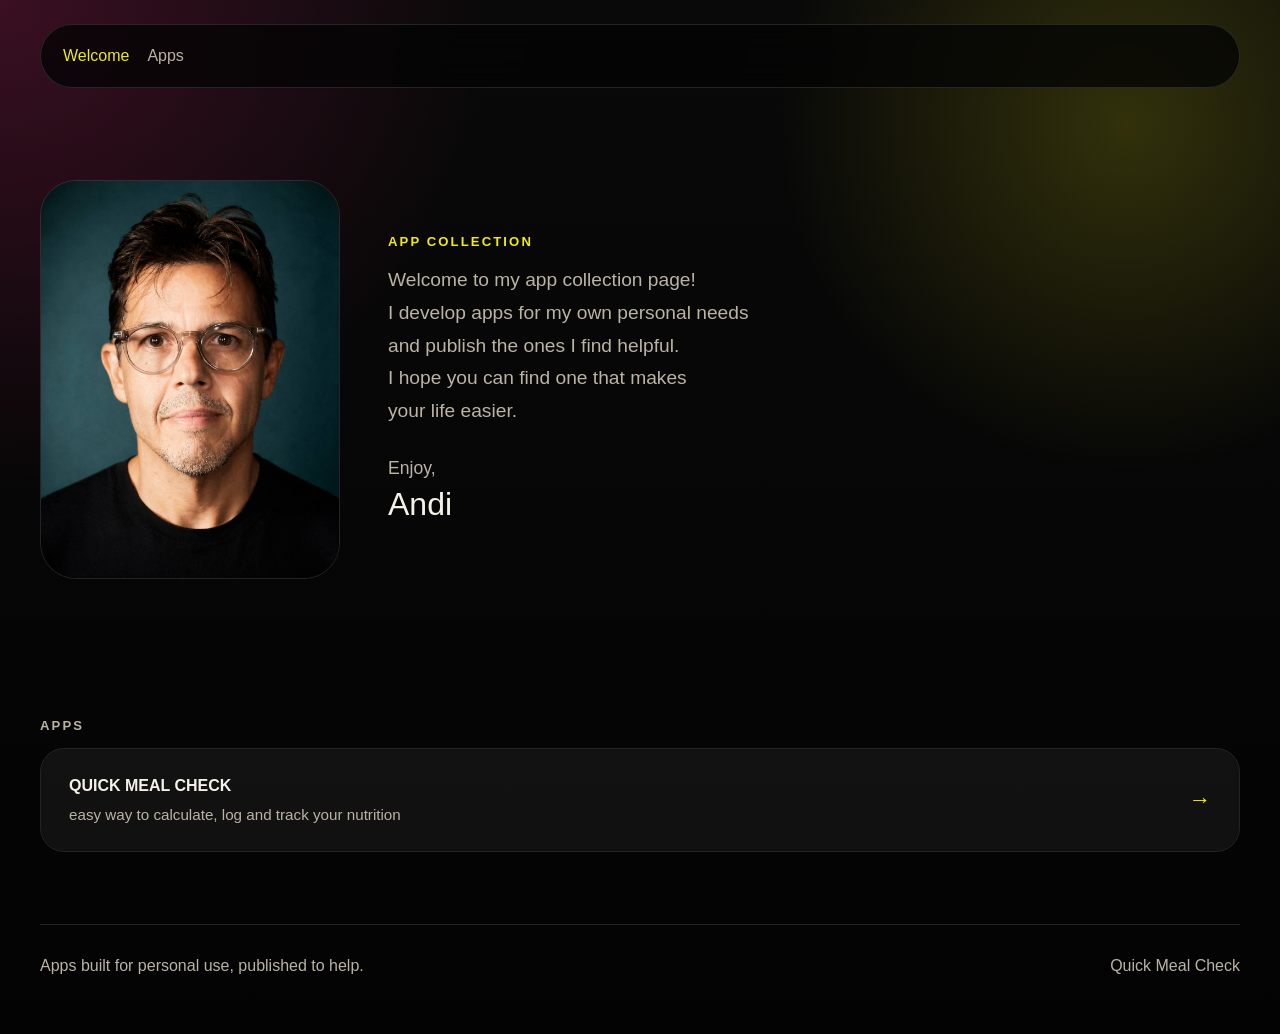
<file: index.html>
<!DOCTYPE html>
<html lang="en">
<head>
    <meta charset="utf-8">
    <meta name="viewport" content="width=device-width, initial-scale=1">
    <title>Andi Apps</title>
    <meta name="description" content="App collection by Andi — apps built for personal use, published to be helpful.">
    <link rel="stylesheet" href="styles/global.css">
</head>
<body>
    <div class="site-shell">
        <header class="site-header">
            
            <nav class="site-nav" aria-label="Primary">
                <a href="index.html" aria-current="page">Welcome</a>
                <a href="#apps">Apps</a>
            </nav>
        </header>

        <main>
            <section class="welcome-hero">
                <figure class="author-photo-wrap">
                    <img class="author-photo" src="assets/andi.jpg" alt="Andi">
                </figure>
                <div class="welcome-text">
                    <p class="eyebrow">App collection</p>
                    <p class="welcome-body">
                        Welcome to my app collection page!<br>
                        I develop apps for my own personal needs<br>
                        and publish the ones I find helpful.<br>
                        I hope you can find one that makes<br>
                        your life easier.
                    </p>
                    <p class="welcome-sign">Enjoy,<br><em>Andi</em></p>
                </div>
            </section>

            <section class="section" id="apps">
                <p class="eyebrow">Apps</p>
                <div class="app-list">
                    <a class="app-list-item" href="apps/quickmealcheck/index.html">
                        <div class="app-list-info">
                            <strong class="app-list-name">Quick Meal Check</strong>
                            <p class="app-list-tagline">easy way to calculate, log and track your nutrition</p>
                        </div>
                        <span class="app-list-arrow" aria-hidden="true">→</span>
                    </a>
                </div>
            </section>
        </main>

        <footer class="site-footer">
            <div>
                <p class="footer-copy">Apps built for personal use, published to help.</p>
            </div>
            <div class="footer-links">
                <a href="apps/quickmealcheck/index.html">Quick Meal Check</a>
            </div>
        </footer>
    </div>
</body>
</html>
</file>
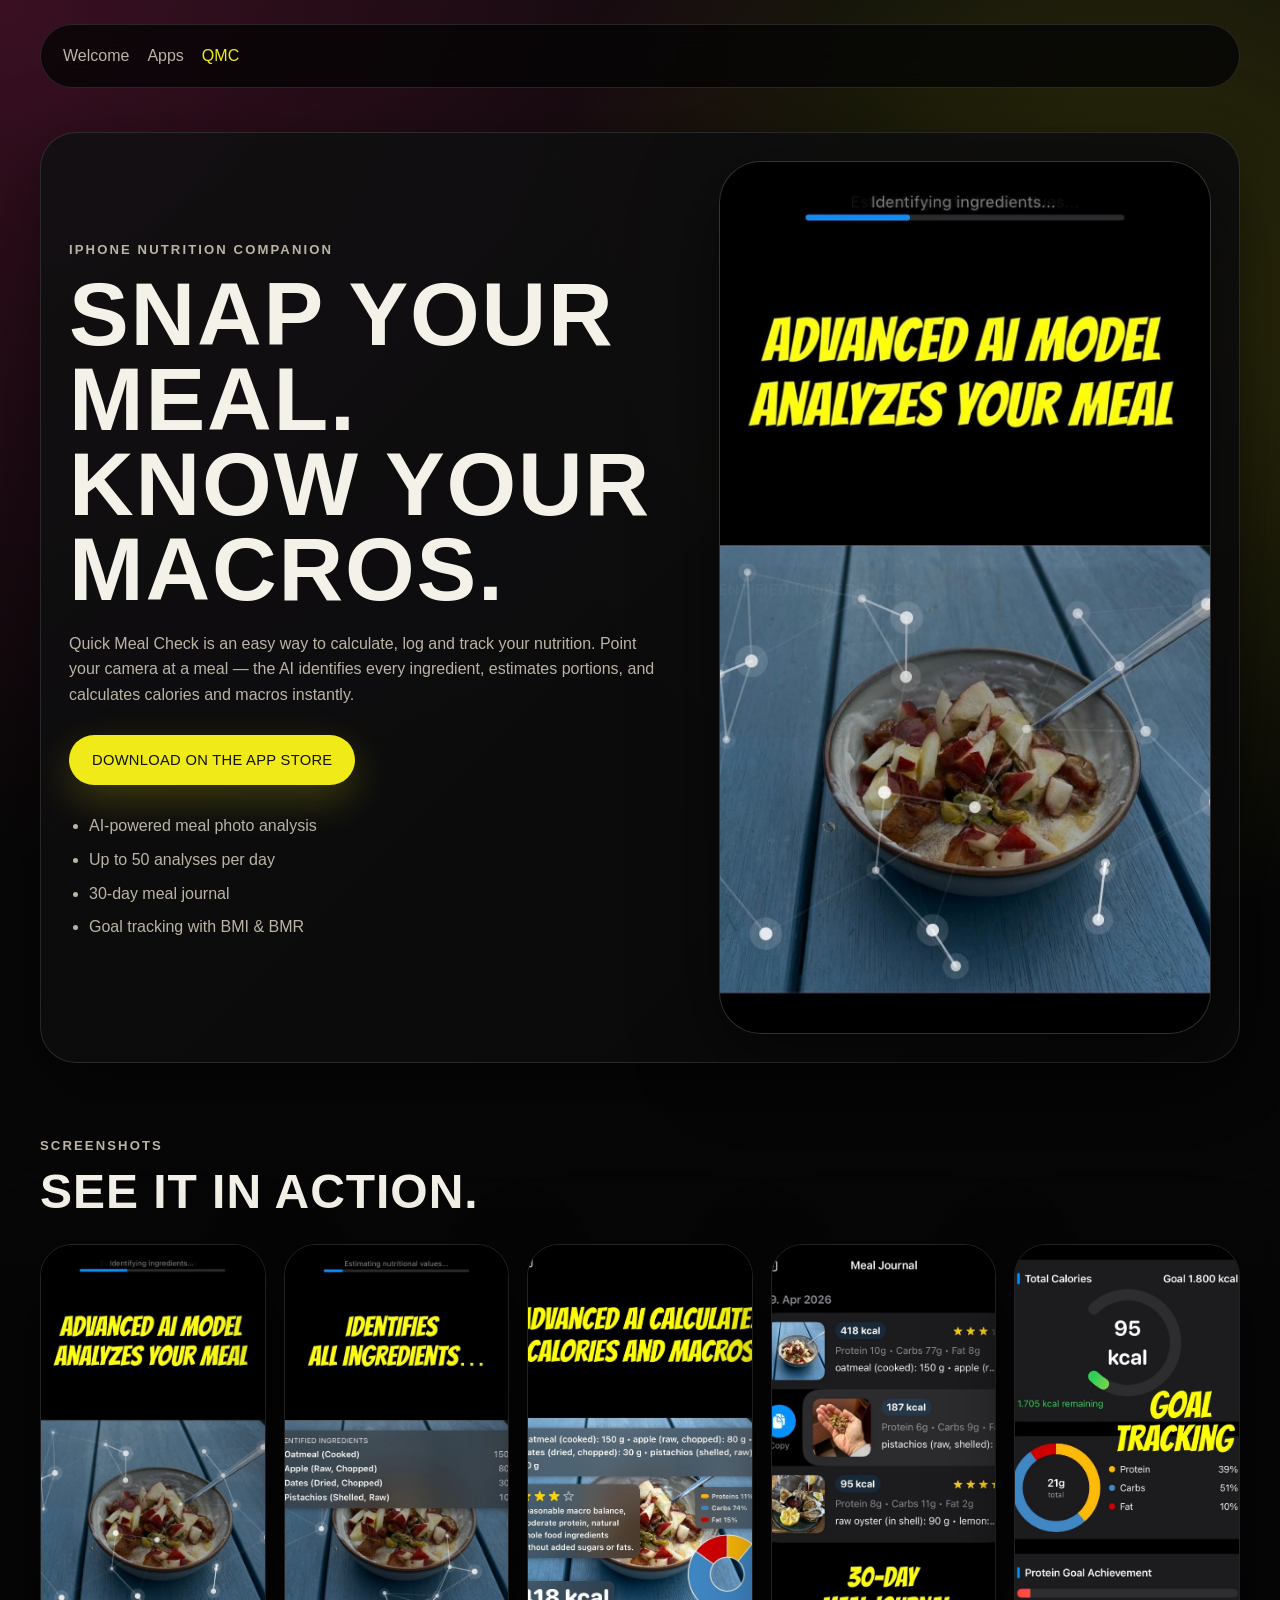
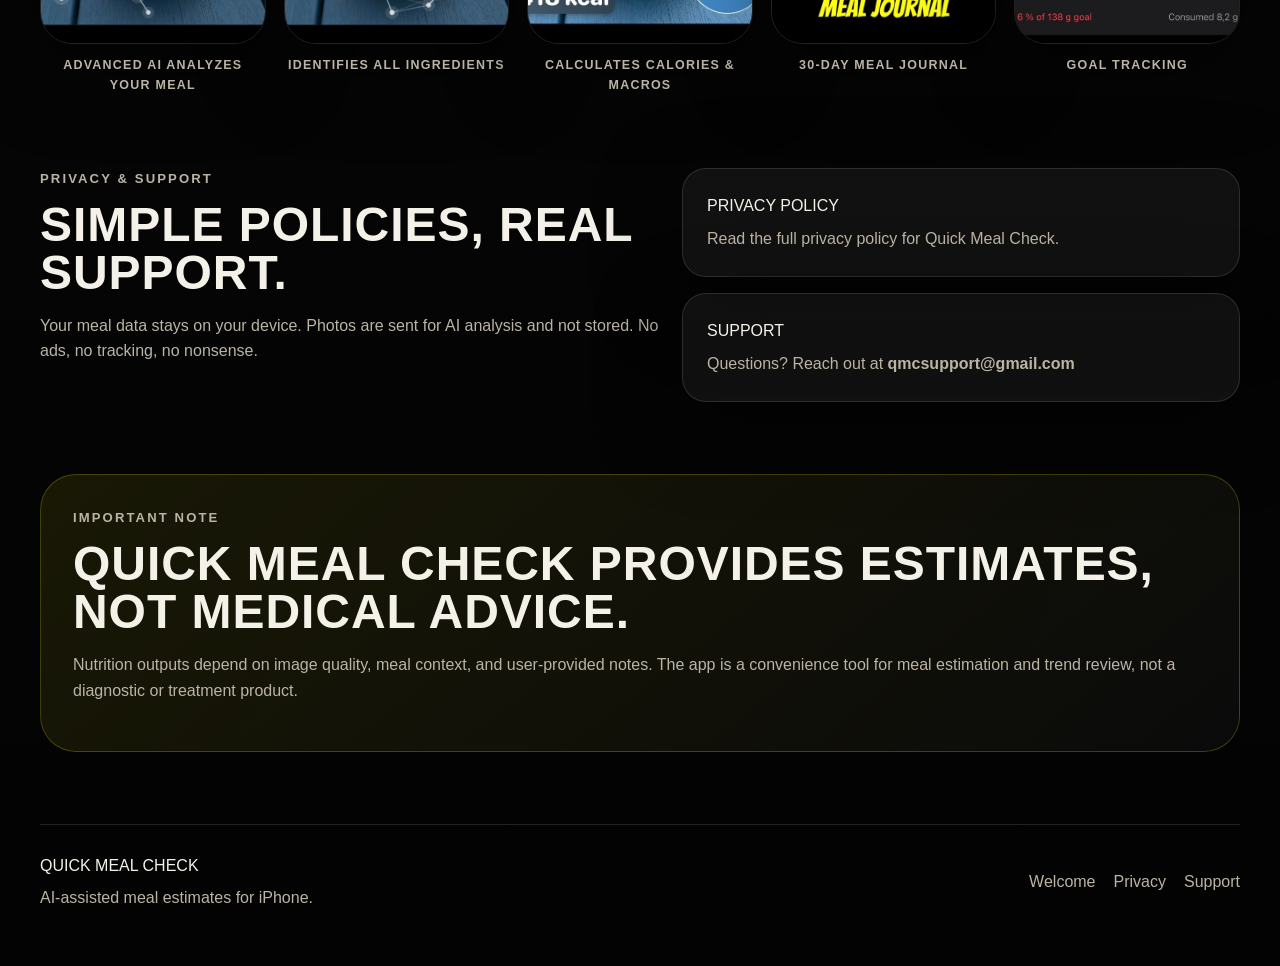
<file: apps/quickmealcheck/index.html>
<!DOCTYPE html>
<html lang="en">
<head>
    <meta charset="utf-8">
    <meta name="viewport" content="width=device-width, initial-scale=1">
    <title>Quick Meal Check</title>
    <meta name="description" content="Quick Meal Check — easy way to calculate, log and track your nutrition. AI-powered meal analysis for iPhone.">
    <link rel="stylesheet" href="../../styles/global.css">
</head>
<body>
    <div class="site-shell">
        <header class="site-header">
            
            <nav class="site-nav" aria-label="Primary">
                <a href="../../index.html">Welcome</a>
                <a href="../../index.html#apps">Apps</a>
                <a href="index.html" aria-current="page">QMC</a>
            </nav>
        </header>

        <main>
            <section class="hero">
                <div class="hero-copy">
                    <p class="eyebrow">iPhone nutrition companion</p>
                    <h1>Snap your meal.<br>Know your macros.</h1>
                    <p class="lede">
                        Quick Meal Check is an easy way to calculate, log and track your nutrition.
                        Point your camera at a meal — the AI identifies every ingredient, estimates
                        portions, and calculates calories and macros instantly.
                    </p>
                    <div class="hero-actions">
                        <a class="button button-primary" href="https://apps.apple.com/de/app/quick-meal-check/id6760937572?l=en-GB">Download on the App Store</a>
                    </div>
                    <ul class="hero-notes">
                        <li>AI-powered meal photo analysis</li>
                        <li>Up to 50 analyses per day</li>
                        <li>30-day meal journal</li>
                        <li>Goal tracking with BMI &amp; BMR</li>
                    </ul>
                </div>
                <div class="hero-visual">
                    <div class="phone-frame">
                        <img src="assets/screenshots/ai-analyzing.jpg" alt="Quick Meal Check AI analyzing a meal photo.">
                    </div>
                </div>
            </section>

            <section class="section" id="screenshots">
                <div class="section-heading">
                    <p class="eyebrow">Screenshots</p>
                    <h2>See it in action.</h2>
                </div>
                <div class="screenshots-grid">
                    <figure class="screenshot-card">
                        <div class="screenshot-img-wrap">
                            <img src="assets/screenshots/ai-analyzing.jpg" alt="AI analyzing a meal photo.">
                        </div>
                        <figcaption>Advanced AI analyzes your meal</figcaption>
                    </figure>
                    <figure class="screenshot-card">
                        <div class="screenshot-img-wrap">
                            <img src="assets/screenshots/ingredients.jpg" alt="Ingredient identification screen.">
                        </div>
                        <figcaption>Identifies all ingredients</figcaption>
                    </figure>
                    <figure class="screenshot-card">
                        <div class="screenshot-img-wrap">
                            <img src="assets/screenshots/calories-macros.jpg" alt="Calories and macros result screen.">
                        </div>
                        <figcaption>Calculates calories &amp; macros</figcaption>
                    </figure>
                    <figure class="screenshot-card">
                        <div class="screenshot-img-wrap">
                            <img src="assets/screenshots/meal-journal.jpg" alt="30-day meal journal screen.">
                        </div>
                        <figcaption>30-day meal journal</figcaption>
                    </figure>
                    <figure class="screenshot-card">
                        <div class="screenshot-img-wrap">
                            <img src="assets/screenshots/goal-tracking.jpg" alt="Goal tracking screen.">
                        </div>
                        <figcaption>Goal tracking</figcaption>
                    </figure>
                </div>
            </section>

            <section class="section section-split">
                <div>
                    <p class="eyebrow">Privacy &amp; support</p>
                    <h2>Simple policies, real support.</h2>
                    <p>
                        Your meal data stays on your device. Photos are sent for AI analysis and not
                        stored. No ads, no tracking, no nonsense.
                    </p>
                </div>
                <div class="stacked-links">
                    <a class="link-tile" href="privacy.html">
                        <span class="link-tile-label">Privacy policy</span>
                        <span class="link-tile-text">Read the full privacy policy for Quick Meal Check.</span>
                    </a>
                    <a class="link-tile" href="support.html">
                        <span class="link-tile-label">Support</span>
                        <span class="link-tile-text">Questions? Reach out at <strong>qmcsupport@gmail.com</strong></span>
                    </a>
                </div>
            </section>

            <section class="section disclaimer-section">
                <p class="eyebrow">Important note</p>
                <h2>Quick Meal Check provides estimates, not medical advice.</h2>
                <p>
                    Nutrition outputs depend on image quality, meal context, and user-provided notes.
                    The app is a convenience tool for meal estimation and trend review, not a diagnostic
                    or treatment product.
                </p>
            </section>
        </main>

        <footer class="site-footer">
            <div>
                <p class="footer-title">Quick Meal Check</p>
                <p class="footer-copy">AI-assisted meal estimates for iPhone.</p>
            </div>
            <div class="footer-links">
                <a href="../../index.html">Welcome</a>
                <a href="privacy.html">Privacy</a>
                <a href="support.html">Support</a>
            </div>
        </footer>
    </div>
</body>
</html>
</file>
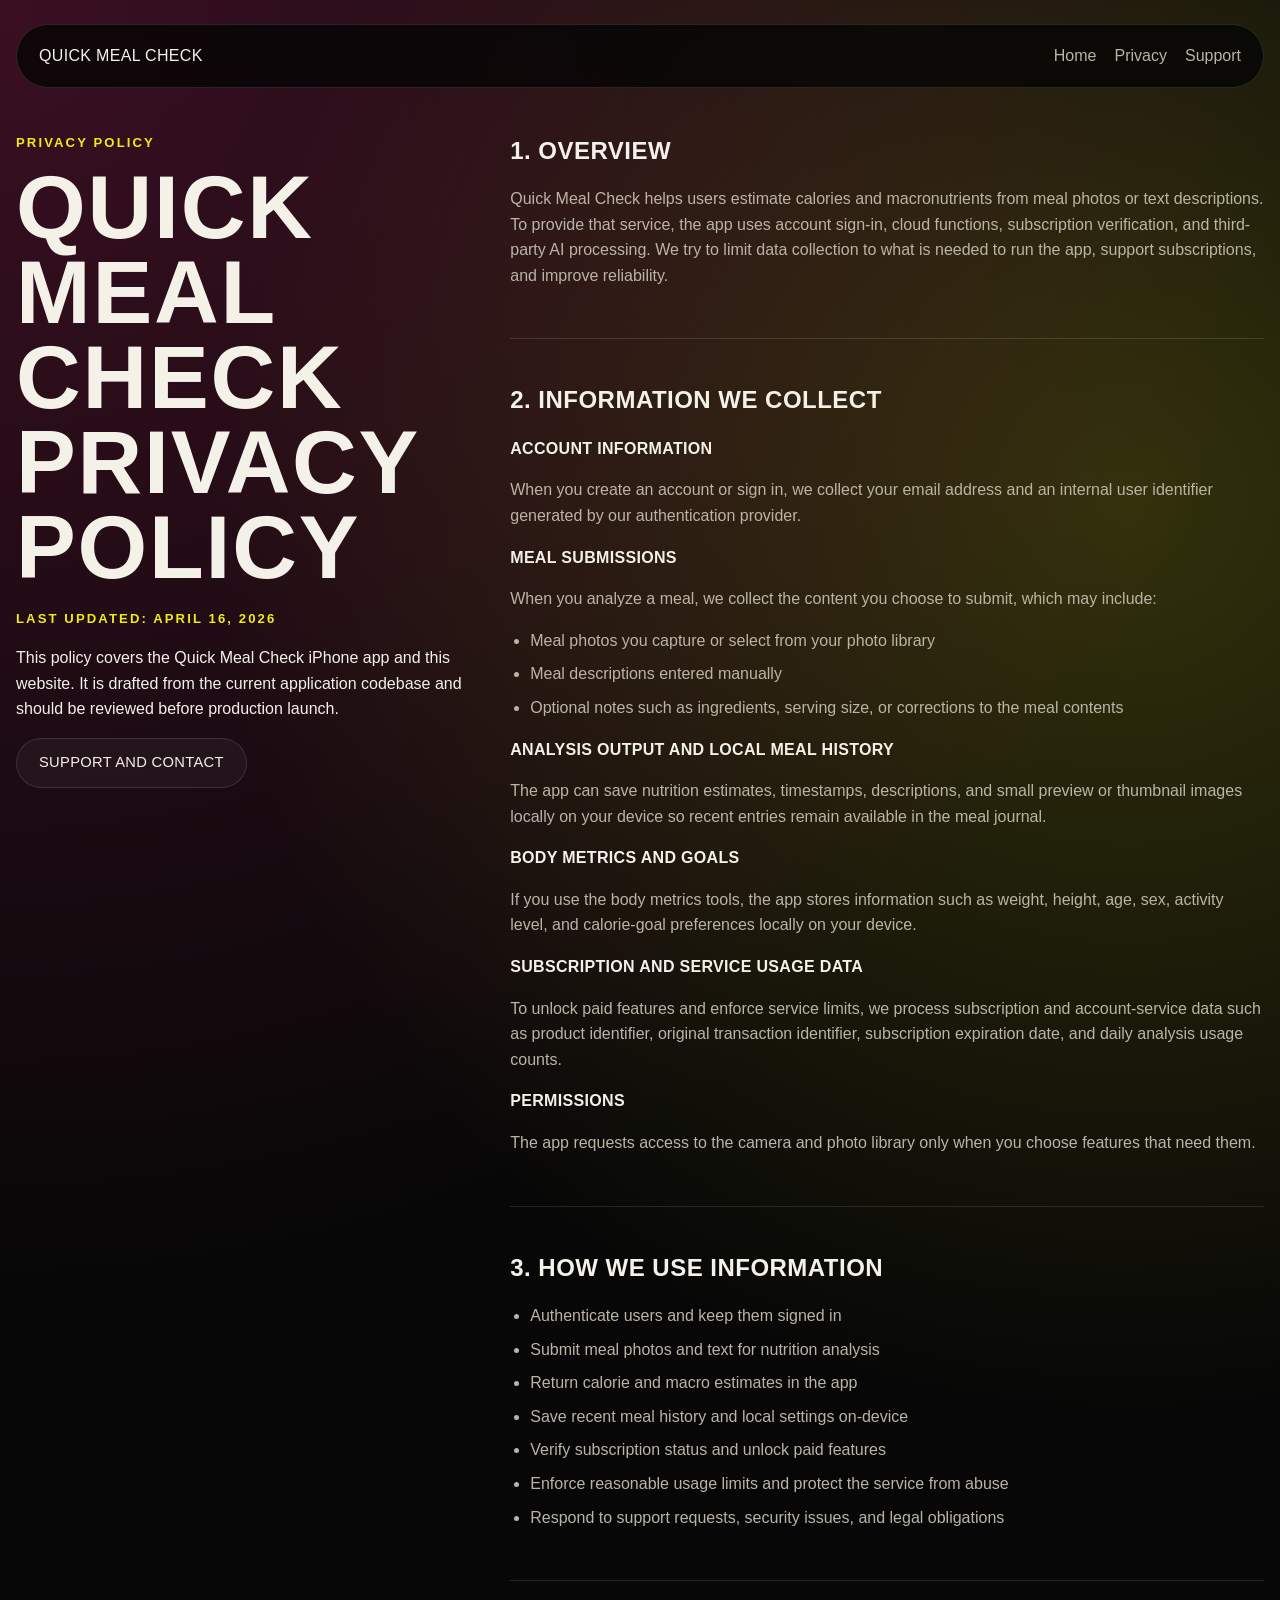
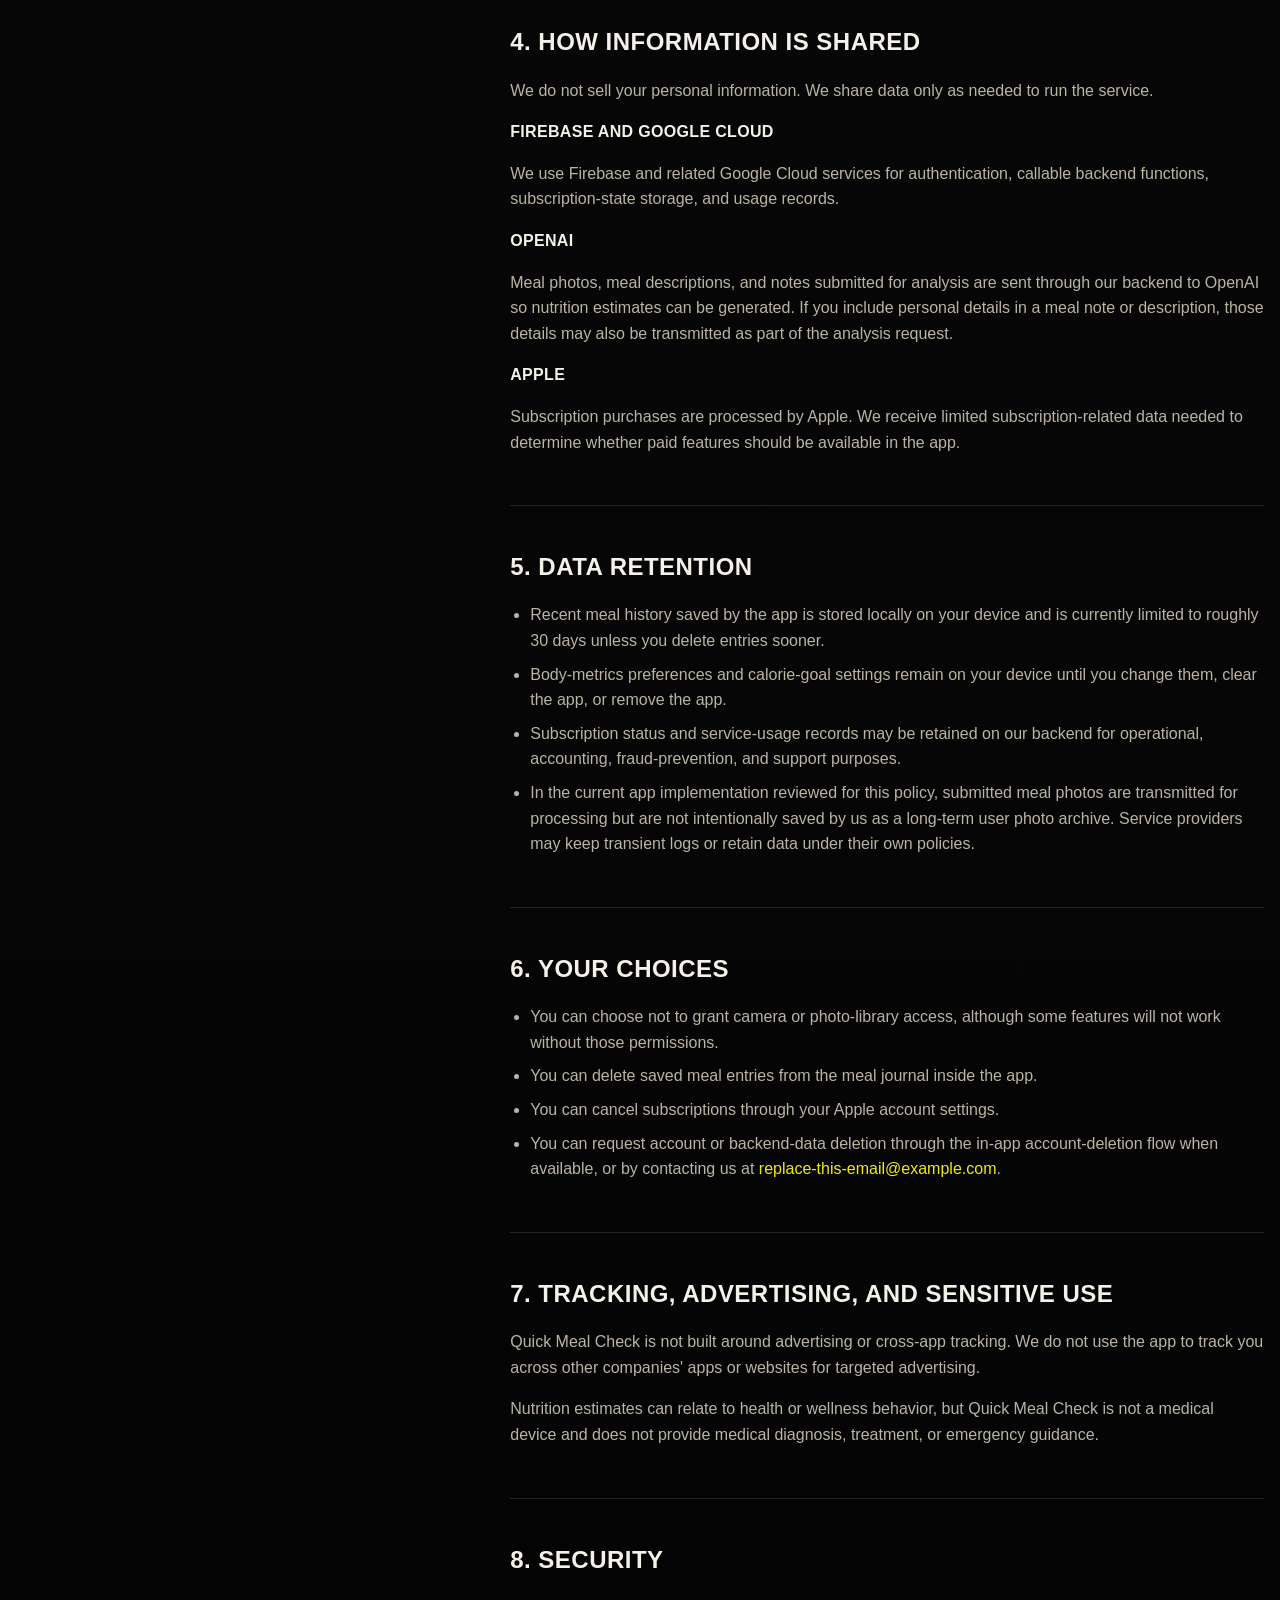
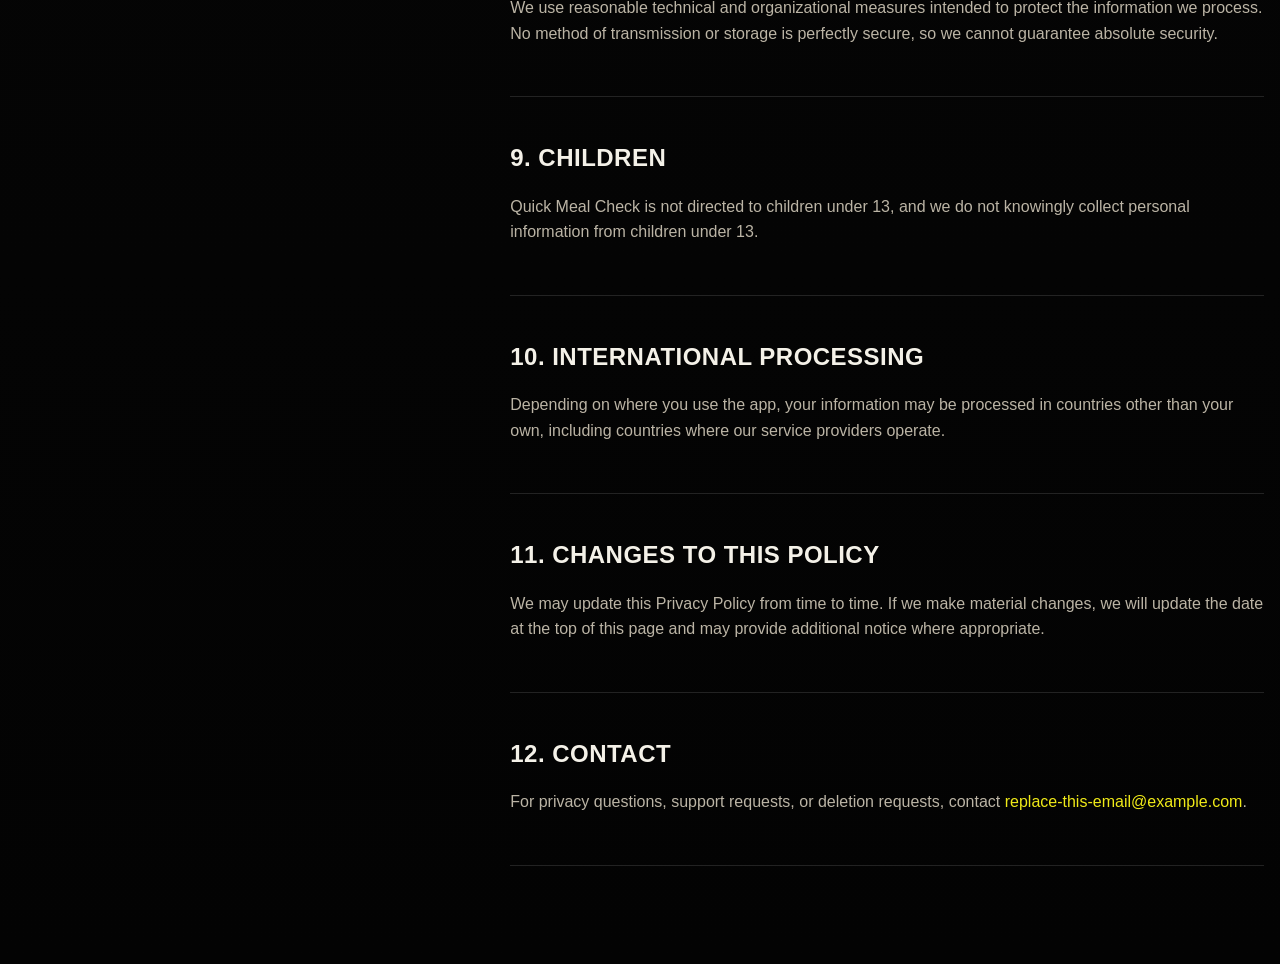
<file: privacy.html>
<!DOCTYPE html>
<html lang="en">
<head>
    <meta charset="utf-8">
    <meta name="viewport" content="width=device-width, initial-scale=1">
    <title>Quick Meal Check Privacy Policy</title>
    <meta name="description" content="Privacy Policy for Quick Meal Check.">
    <link rel="stylesheet" href="styles.css">
</head>
<body>
    <!-- Replace the placeholder contact email before publishing. -->
    <div class="site-shell site-shell-legal">
        <header class="site-header">
            <a class="wordmark" href="index.html">Quick Meal Check</a>
            <nav class="site-nav" aria-label="Primary">
                <a href="index.html">Home</a>
                <a href="privacy.html" aria-current="page">Privacy</a>
                <a href="support.html">Support</a>
            </nav>
        </header>

        <main class="legal-layout">
            <aside class="legal-sidebar">
                <p class="eyebrow">Privacy Policy</p>
                <h1>Quick Meal Check Privacy Policy</h1>
                <p class="legal-meta">Last updated: April 16, 2026</p>
                <p>
                    This policy covers the Quick Meal Check iPhone app and this website.
                    It is drafted from the current application codebase and should be reviewed before production launch.
                </p>
                <a class="button button-secondary" href="support.html">Support and contact</a>
            </aside>

            <article class="legal-content">
                <section>
                    <h2>1. Overview</h2>
                    <p>
                        Quick Meal Check helps users estimate calories and macronutrients from meal photos or text descriptions.
                        To provide that service, the app uses account sign-in, cloud functions, subscription verification,
                        and third-party AI processing. We try to limit data collection to what is needed to run the app,
                        support subscriptions, and improve reliability.
                    </p>
                </section>

                <section>
                    <h2>2. Information We Collect</h2>
                    <h3>Account information</h3>
                    <p>
                        When you create an account or sign in, we collect your email address and an internal user identifier
                        generated by our authentication provider.
                    </p>

                    <h3>Meal submissions</h3>
                    <p>
                        When you analyze a meal, we collect the content you choose to submit, which may include:
                    </p>
                    <ul>
                        <li>Meal photos you capture or select from your photo library</li>
                        <li>Meal descriptions entered manually</li>
                        <li>Optional notes such as ingredients, serving size, or corrections to the meal contents</li>
                    </ul>

                    <h3>Analysis output and local meal history</h3>
                    <p>
                        The app can save nutrition estimates, timestamps, descriptions, and small preview or thumbnail images
                        locally on your device so recent entries remain available in the meal journal.
                    </p>

                    <h3>Body metrics and goals</h3>
                    <p>
                        If you use the body metrics tools, the app stores information such as weight, height, age, sex,
                        activity level, and calorie-goal preferences locally on your device.
                    </p>

                    <h3>Subscription and service usage data</h3>
                    <p>
                        To unlock paid features and enforce service limits, we process subscription and account-service data
                        such as product identifier, original transaction identifier, subscription expiration date, and
                        daily analysis usage counts.
                    </p>

                    <h3>Permissions</h3>
                    <p>
                        The app requests access to the camera and photo library only when you choose features that need them.
                    </p>
                </section>

                <section>
                    <h2>3. How We Use Information</h2>
                    <ul>
                        <li>Authenticate users and keep them signed in</li>
                        <li>Submit meal photos and text for nutrition analysis</li>
                        <li>Return calorie and macro estimates in the app</li>
                        <li>Save recent meal history and local settings on-device</li>
                        <li>Verify subscription status and unlock paid features</li>
                        <li>Enforce reasonable usage limits and protect the service from abuse</li>
                        <li>Respond to support requests, security issues, and legal obligations</li>
                    </ul>
                </section>

                <section>
                    <h2>4. How Information Is Shared</h2>
                    <p>We do not sell your personal information. We share data only as needed to run the service.</p>

                    <h3>Firebase and Google Cloud</h3>
                    <p>
                        We use Firebase and related Google Cloud services for authentication, callable backend functions,
                        subscription-state storage, and usage records.
                    </p>

                    <h3>OpenAI</h3>
                    <p>
                        Meal photos, meal descriptions, and notes submitted for analysis are sent through our backend to OpenAI
                        so nutrition estimates can be generated. If you include personal details in a meal note or description,
                        those details may also be transmitted as part of the analysis request.
                    </p>

                    <h3>Apple</h3>
                    <p>
                        Subscription purchases are processed by Apple. We receive limited subscription-related data needed
                        to determine whether paid features should be available in the app.
                    </p>
                </section>

                <section>
                    <h2>5. Data Retention</h2>
                    <ul>
                        <li>Recent meal history saved by the app is stored locally on your device and is currently limited to roughly 30 days unless you delete entries sooner.</li>
                        <li>Body-metrics preferences and calorie-goal settings remain on your device until you change them, clear the app, or remove the app.</li>
                        <li>Subscription status and service-usage records may be retained on our backend for operational, accounting, fraud-prevention, and support purposes.</li>
                        <li>In the current app implementation reviewed for this policy, submitted meal photos are transmitted for processing but are not intentionally saved by us as a long-term user photo archive. Service providers may keep transient logs or retain data under their own policies.</li>
                    </ul>
                </section>

                <section>
                    <h2>6. Your Choices</h2>
                    <ul>
                        <li>You can choose not to grant camera or photo-library access, although some features will not work without those permissions.</li>
                        <li>You can delete saved meal entries from the meal journal inside the app.</li>
                        <li>You can cancel subscriptions through your Apple account settings.</li>
                        <li>You can request account or backend-data deletion through the in-app account-deletion flow when available, or by contacting us at <a href="mailto:replace-this-email@example.com">replace-this-email@example.com</a>.</li>
                    </ul>
                </section>

                <section>
                    <h2>7. Tracking, Advertising, and Sensitive Use</h2>
                    <p>
                        Quick Meal Check is not built around advertising or cross-app tracking. We do not use the app to
                        track you across other companies' apps or websites for targeted advertising.
                    </p>
                    <p>
                        Nutrition estimates can relate to health or wellness behavior, but Quick Meal Check is not a medical device
                        and does not provide medical diagnosis, treatment, or emergency guidance.
                    </p>
                </section>

                <section>
                    <h2>8. Security</h2>
                    <p>
                        We use reasonable technical and organizational measures intended to protect the information we process.
                        No method of transmission or storage is perfectly secure, so we cannot guarantee absolute security.
                    </p>
                </section>

                <section>
                    <h2>9. Children</h2>
                    <p>
                        Quick Meal Check is not directed to children under 13, and we do not knowingly collect personal information
                        from children under 13.
                    </p>
                </section>

                <section>
                    <h2>10. International Processing</h2>
                    <p>
                        Depending on where you use the app, your information may be processed in countries other than your own,
                        including countries where our service providers operate.
                    </p>
                </section>

                <section>
                    <h2>11. Changes to This Policy</h2>
                    <p>
                        We may update this Privacy Policy from time to time. If we make material changes, we will update the
                        date at the top of this page and may provide additional notice where appropriate.
                    </p>
                </section>

                <section>
                    <h2>12. Contact</h2>
                    <p>
                        For privacy questions, support requests, or deletion requests, contact
                        <a href="mailto:replace-this-email@example.com">replace-this-email@example.com</a>.
                    </p>
                </section>
            </article>
        </main>
    </div>
</body>
</html>
</file>
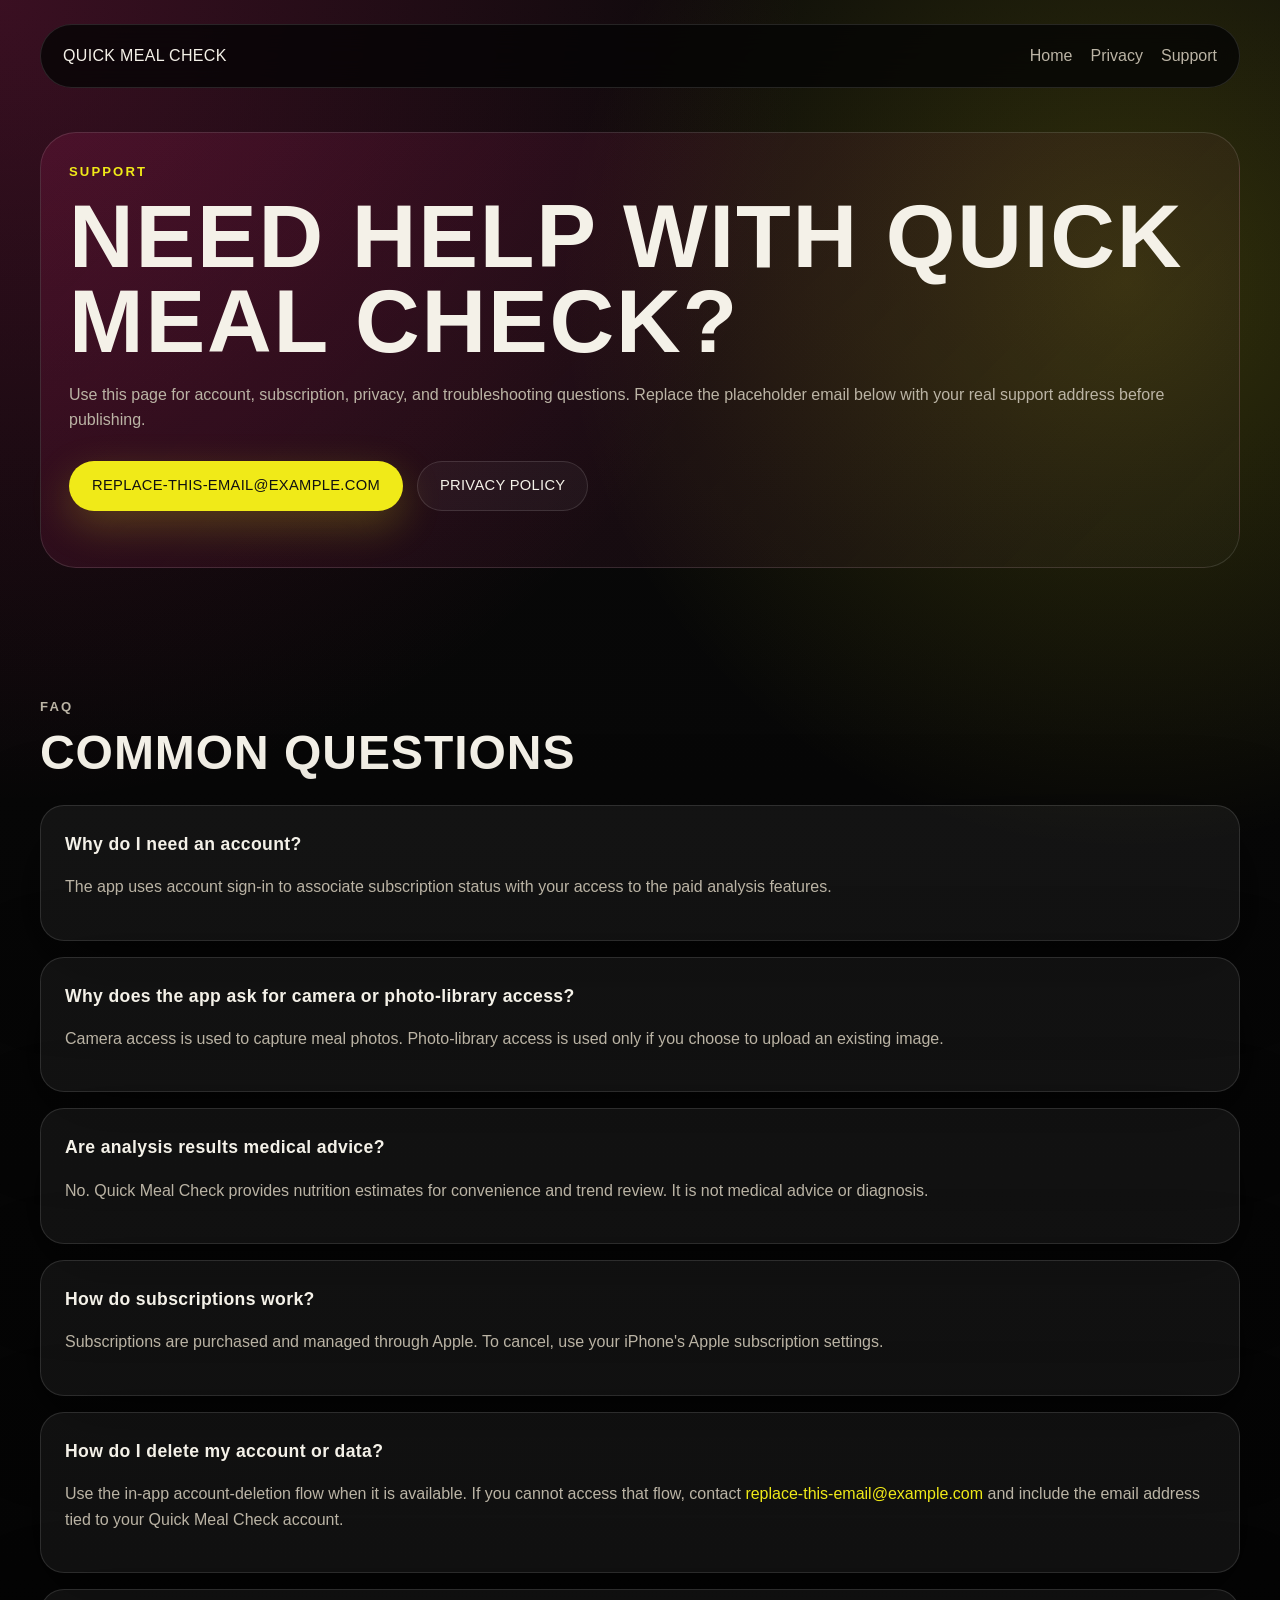
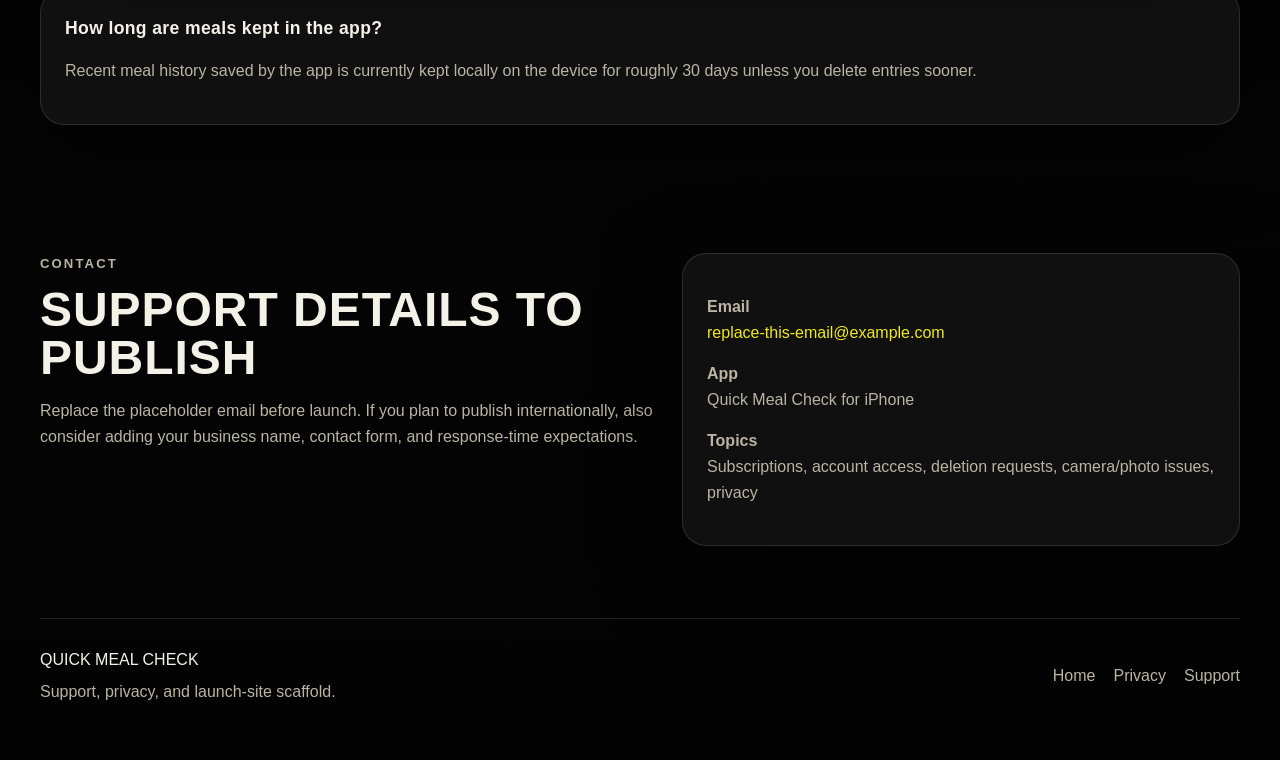
<file: support.html>
<!DOCTYPE html>
<html lang="en">
<head>
    <meta charset="utf-8">
    <meta name="viewport" content="width=device-width, initial-scale=1">
    <title>Quick Meal Check Support</title>
    <meta name="description" content="Support and FAQ for Quick Meal Check.">
    <link rel="stylesheet" href="styles.css">
</head>
<body>
    <!-- Replace the placeholder contact email before publishing. -->
    <div class="site-shell">
        <header class="site-header">
            <a class="wordmark" href="index.html">Quick Meal Check</a>
            <nav class="site-nav" aria-label="Primary">
                <a href="index.html">Home</a>
                <a href="privacy.html">Privacy</a>
                <a href="support.html" aria-current="page">Support</a>
            </nav>
        </header>

        <main class="support-layout">
            <section class="support-hero">
                <p class="eyebrow">Support</p>
                <h1>Need help with Quick Meal Check?</h1>
                <p class="lede">
                    Use this page for account, subscription, privacy, and troubleshooting questions.
                    Replace the placeholder email below with your real support address before publishing.
                </p>
                <div class="support-actions">
                    <a class="button button-primary" href="mailto:replace-this-email@example.com">replace-this-email@example.com</a>
                    <a class="button button-secondary" href="privacy.html">Privacy Policy</a>
                </div>
            </section>

            <section class="section">
                <div class="section-heading">
                    <p class="eyebrow">FAQ</p>
                    <h2>Common questions</h2>
                </div>

                <div class="faq-list">
                    <article class="faq-item">
                        <h3>Why do I need an account?</h3>
                        <p>
                            The app uses account sign-in to associate subscription status with your access to the paid analysis features.
                        </p>
                    </article>
                    <article class="faq-item">
                        <h3>Why does the app ask for camera or photo-library access?</h3>
                        <p>
                            Camera access is used to capture meal photos. Photo-library access is used only if you choose to upload an existing image.
                        </p>
                    </article>
                    <article class="faq-item">
                        <h3>Are analysis results medical advice?</h3>
                        <p>
                            No. Quick Meal Check provides nutrition estimates for convenience and trend review. It is not medical advice or diagnosis.
                        </p>
                    </article>
                    <article class="faq-item">
                        <h3>How do subscriptions work?</h3>
                        <p>
                            Subscriptions are purchased and managed through Apple. To cancel, use your iPhone's Apple subscription settings.
                        </p>
                    </article>
                    <article class="faq-item">
                        <h3>How do I delete my account or data?</h3>
                        <p>
                            Use the in-app account-deletion flow when it is available. If you cannot access that flow, contact
                            <a href="mailto:replace-this-email@example.com">replace-this-email@example.com</a> and include the email
                            address tied to your Quick Meal Check account.
                        </p>
                    </article>
                    <article class="faq-item">
                        <h3>How long are meals kept in the app?</h3>
                        <p>
                            Recent meal history saved by the app is currently kept locally on the device for roughly 30 days unless you delete entries sooner.
                        </p>
                    </article>
                </div>
            </section>

            <section class="section section-split">
                <div>
                    <p class="eyebrow">Contact</p>
                    <h2>Support details to publish</h2>
                    <p>
                        Replace the placeholder email before launch. If you plan to publish internationally, also consider adding
                        your business name, contact form, and response-time expectations.
                    </p>
                </div>
                <div class="contact-card">
                    <p><strong>Email</strong><br><a href="mailto:replace-this-email@example.com">replace-this-email@example.com</a></p>
                    <p><strong>App</strong><br>Quick Meal Check for iPhone</p>
                    <p><strong>Topics</strong><br>Subscriptions, account access, deletion requests, camera/photo issues, privacy</p>
                </div>
            </section>
        </main>

        <footer class="site-footer">
            <div>
                <p class="footer-title">Quick Meal Check</p>
                <p class="footer-copy">Support, privacy, and launch-site scaffold.</p>
            </div>
            <div class="footer-links">
                <a href="index.html">Home</a>
                <a href="privacy.html">Privacy</a>
                <a href="support.html">Support</a>
            </div>
        </footer>
    </div>
</body>
</html>
</file>
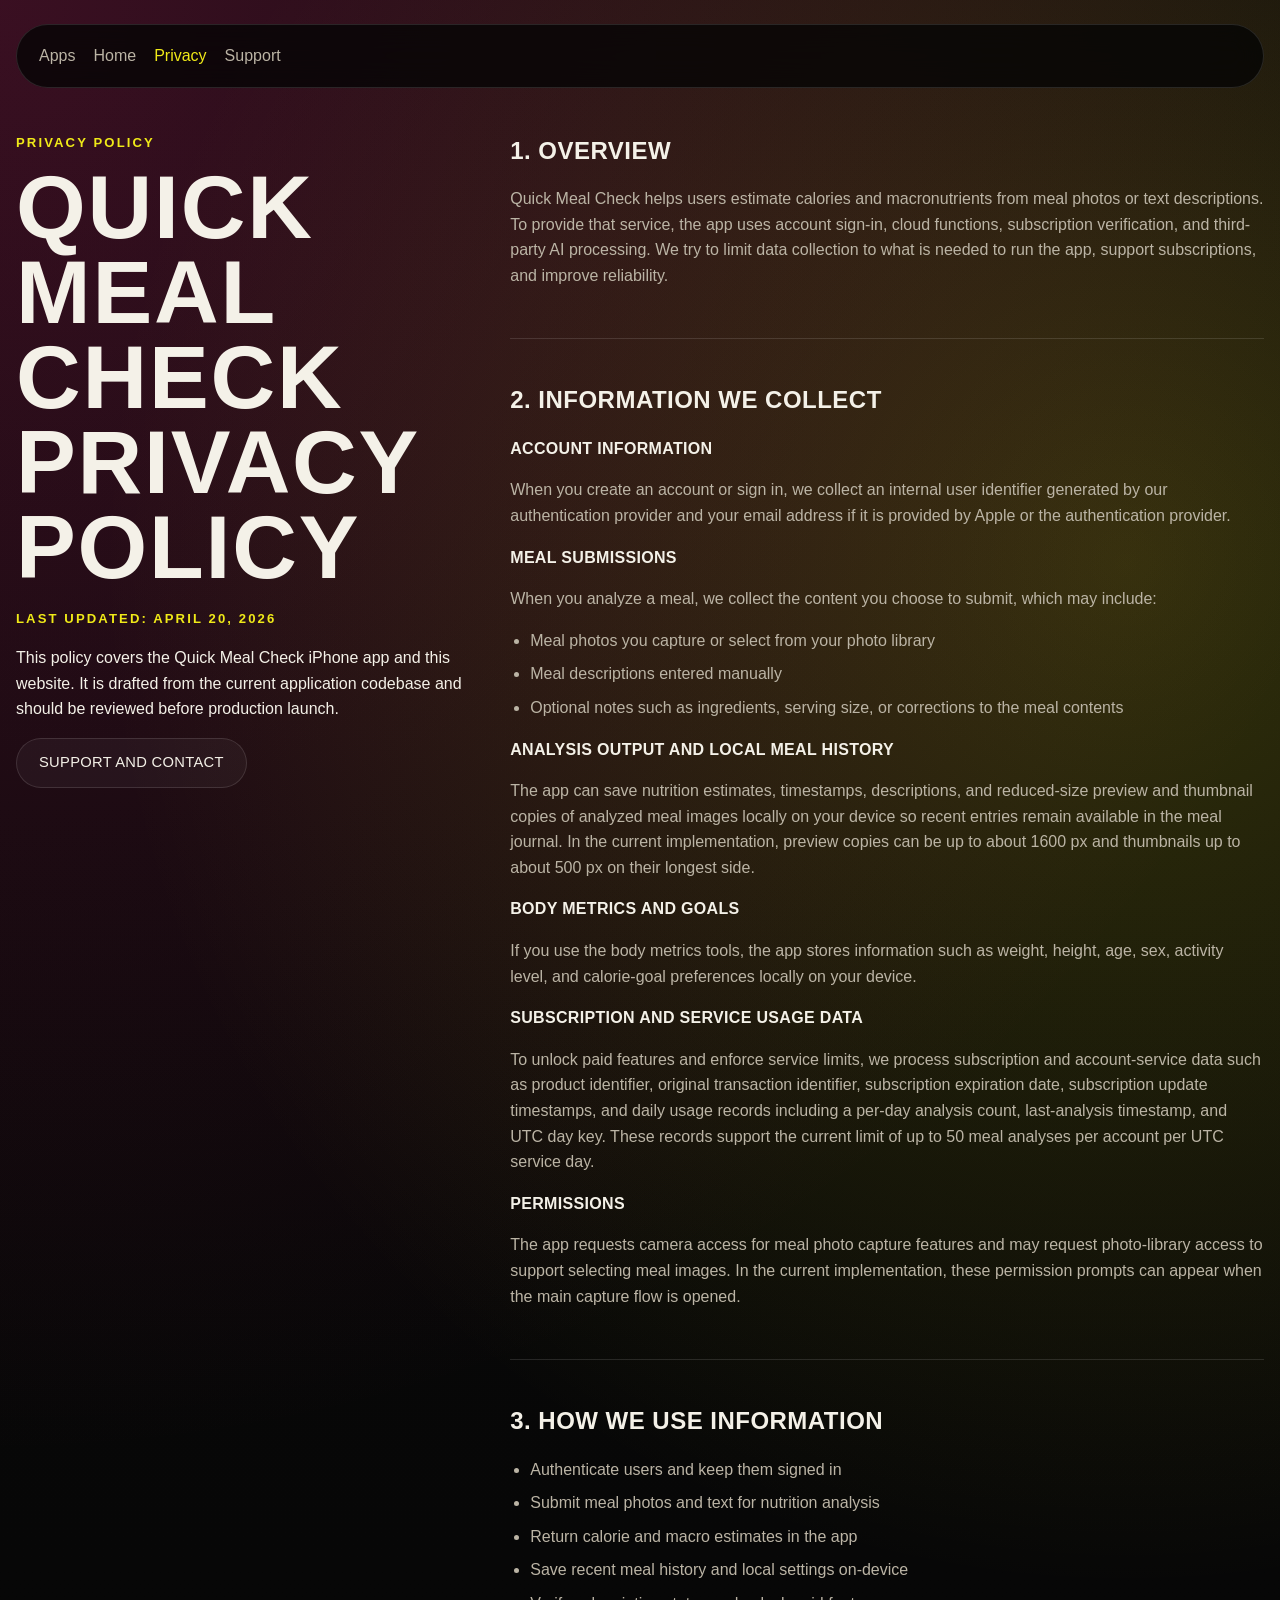
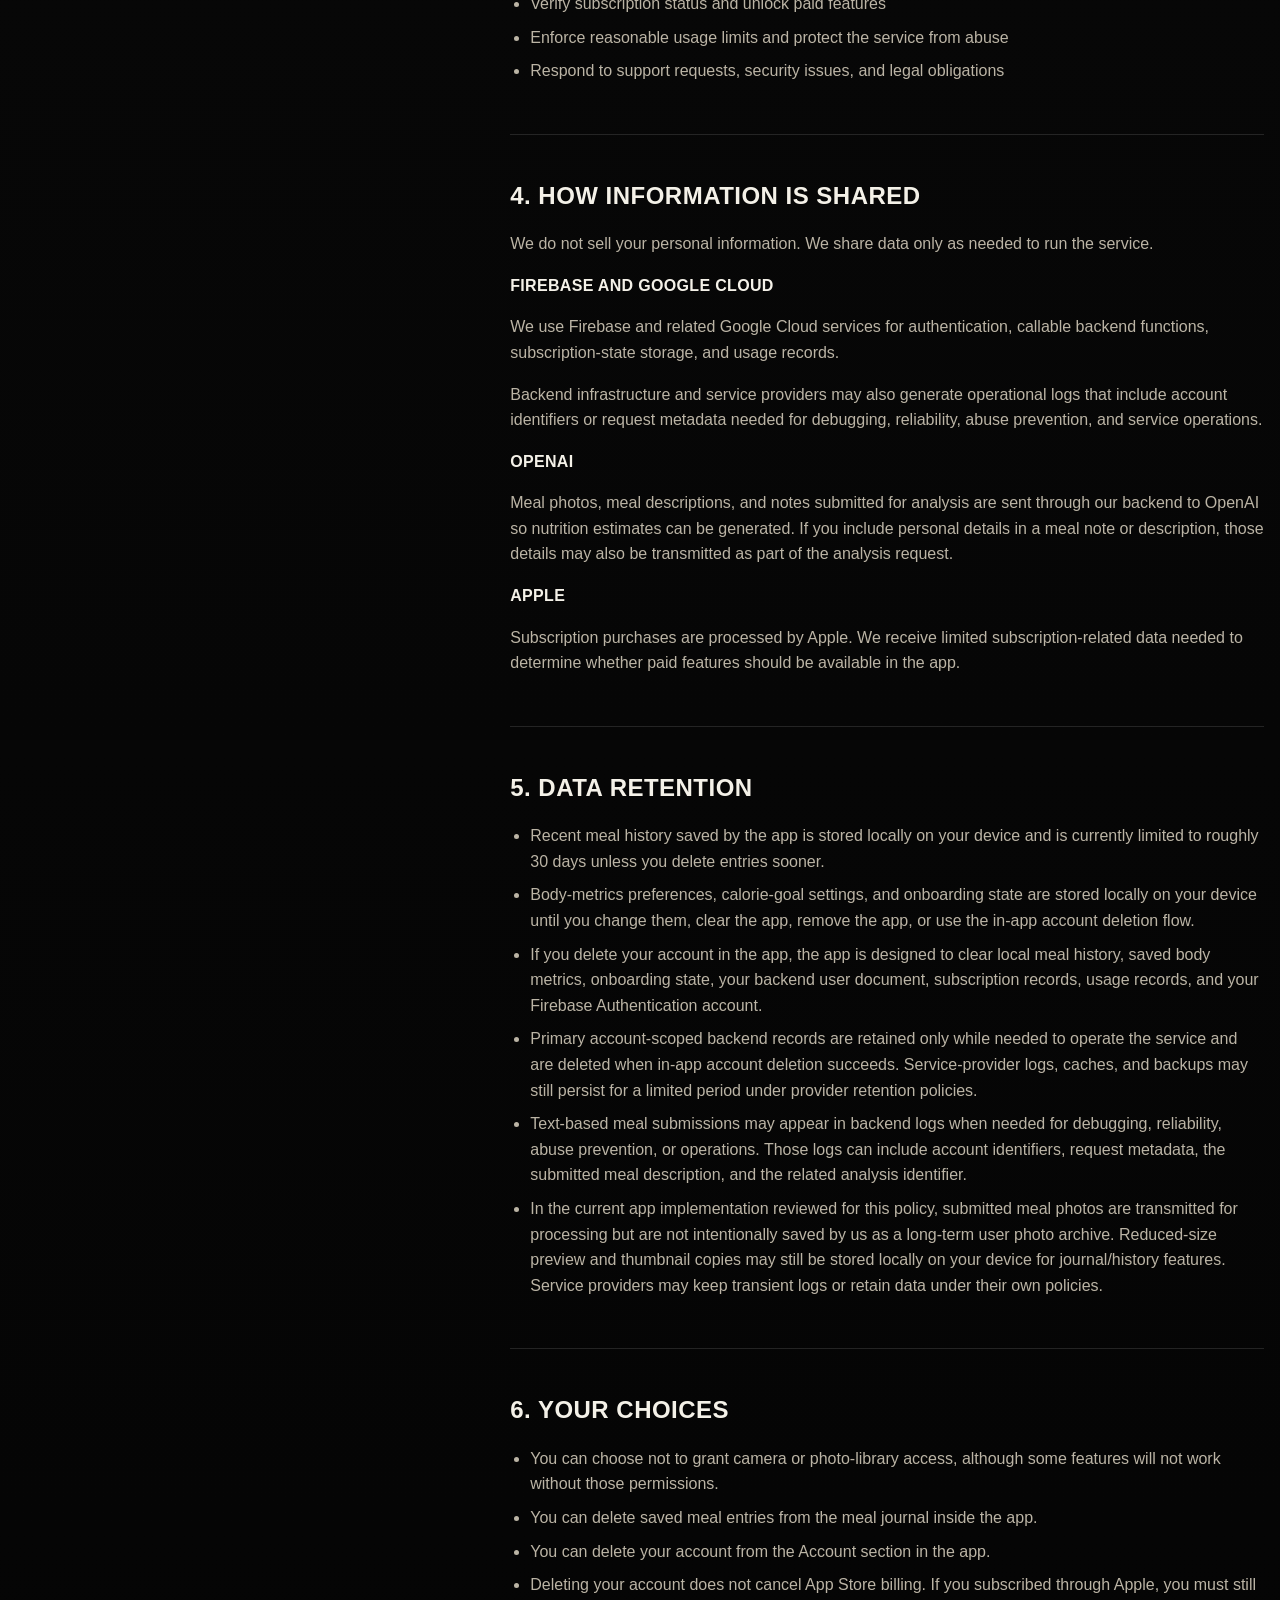
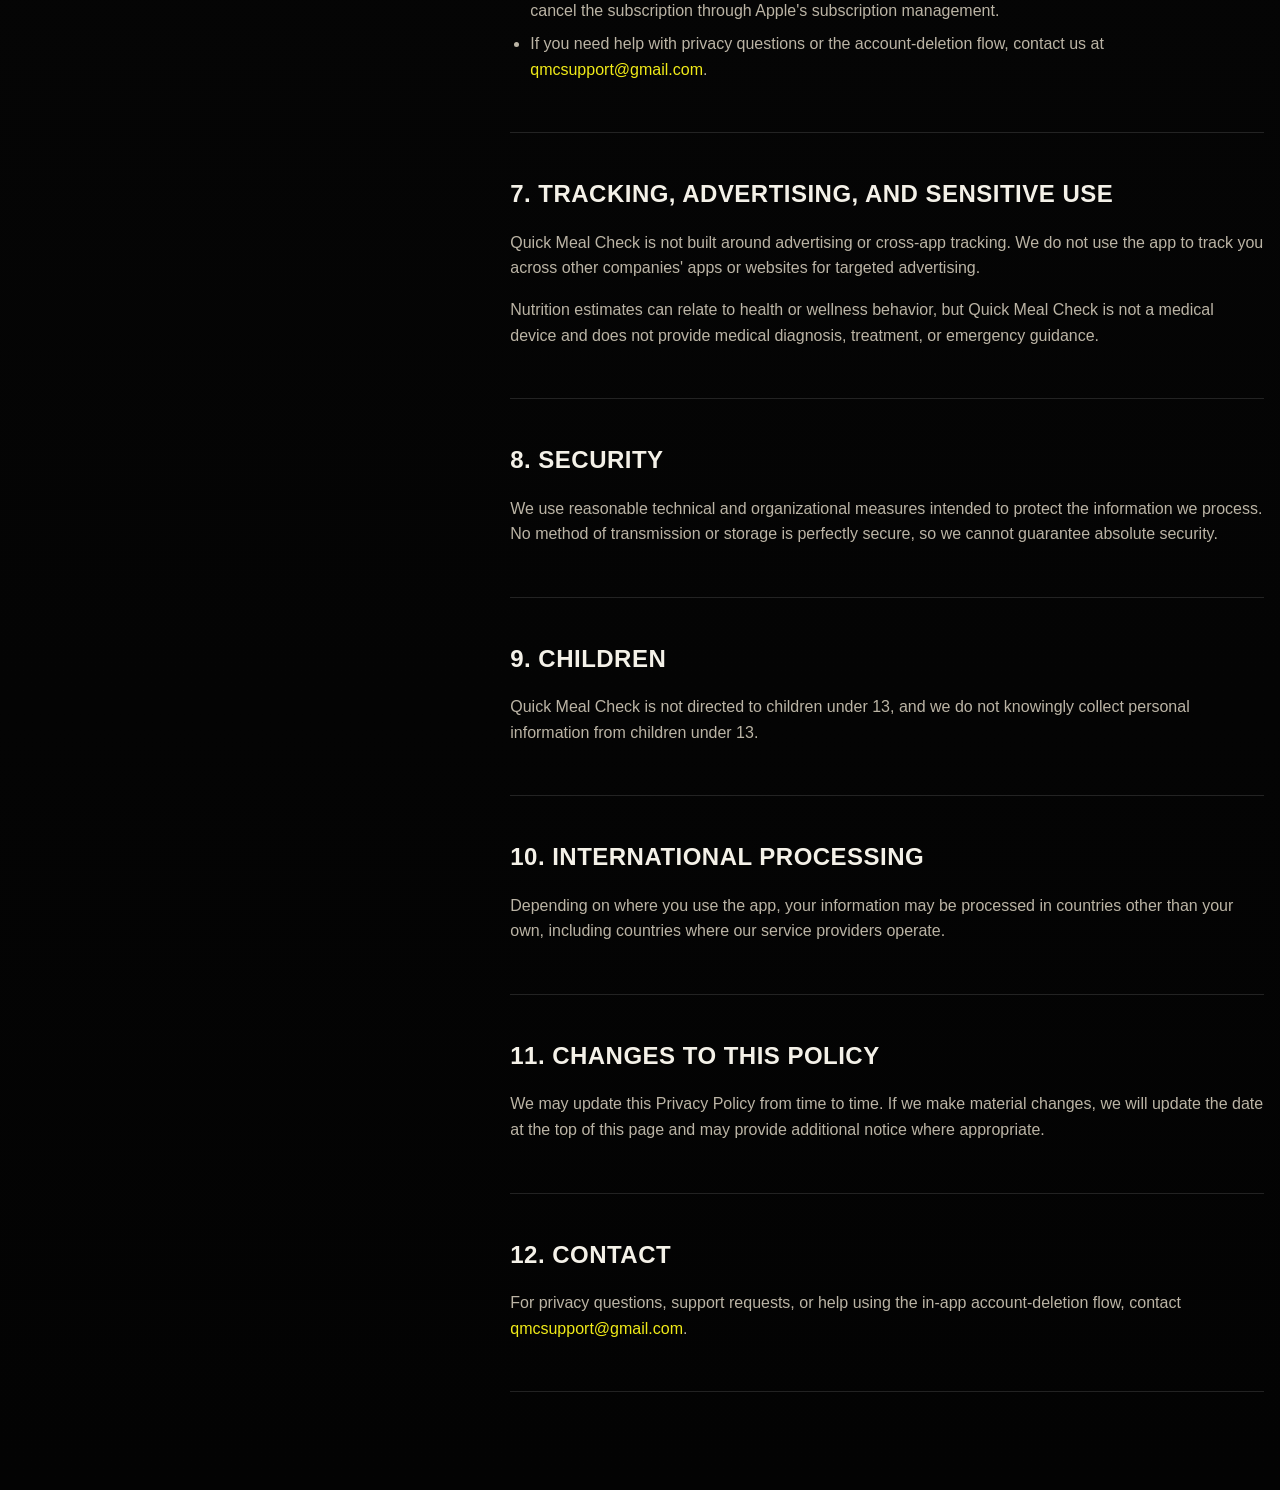
<file: apps/quickmealcheck/privacy.html>
<!DOCTYPE html>
<html lang="en">
<head>
    <meta charset="utf-8">
    <meta name="viewport" content="width=device-width, initial-scale=1">
    <title>Quick Meal Check Privacy Policy</title>
    <meta name="description" content="Privacy Policy for Quick Meal Check.">
    <link rel="stylesheet" href="../../styles/global.css">
</head>
<body>
    <!-- Replace the placeholder contact email before publishing. -->
    <div class="site-shell site-shell-legal">
        <header class="site-header">
            
            <nav class="site-nav" aria-label="Primary">
                <a href="../../index.html">Apps</a>
                <a href="index.html">Home</a>
                <a href="privacy.html" aria-current="page">Privacy</a>
                <a href="support.html">Support</a>
            </nav>
        </header>

        <main class="legal-layout">
            <aside class="legal-sidebar">
                <p class="eyebrow">Privacy Policy</p>
                <h1>Quick Meal Check Privacy Policy</h1>
                <p class="legal-meta">Last updated: April 20, 2026</p>
                <p>
                    This policy covers the Quick Meal Check iPhone app and this website.
                    It is drafted from the current application codebase and should be reviewed before production launch.
                </p>
                <a class="button button-secondary" href="support.html">Support and contact</a>
            </aside>

            <article class="legal-content">
                <section>
                    <h2>1. Overview</h2>
                    <p>
                        Quick Meal Check helps users estimate calories and macronutrients from meal photos or text descriptions.
                        To provide that service, the app uses account sign-in, cloud functions, subscription verification,
                        and third-party AI processing. We try to limit data collection to what is needed to run the app,
                        support subscriptions, and improve reliability.
                    </p>
                </section>

                <section>
                    <h2>2. Information We Collect</h2>
                    <h3>Account information</h3>
                    <p>
                        When you create an account or sign in, we collect an internal user identifier generated by our
                        authentication provider and your email address if it is provided by Apple or the authentication provider.
                    </p>

                    <h3>Meal submissions</h3>
                    <p>
                        When you analyze a meal, we collect the content you choose to submit, which may include:
                    </p>
                    <ul>
                        <li>Meal photos you capture or select from your photo library</li>
                        <li>Meal descriptions entered manually</li>
                        <li>Optional notes such as ingredients, serving size, or corrections to the meal contents</li>
                    </ul>

                    <h3>Analysis output and local meal history</h3>
                    <p>
                        The app can save nutrition estimates, timestamps, descriptions, and reduced-size preview and thumbnail
                        copies of analyzed meal images locally on your device so recent entries remain available in the meal
                        journal. In the current implementation, preview copies can be up to about 1600 px and thumbnails up to
                        about 500 px on their longest side.
                    </p>

                    <h3>Body metrics and goals</h3>
                    <p>
                        If you use the body metrics tools, the app stores information such as weight, height, age, sex,
                        activity level, and calorie-goal preferences locally on your device.
                    </p>

                    <h3>Subscription and service usage data</h3>
                    <p>
                        To unlock paid features and enforce service limits, we process subscription and account-service data
                        such as product identifier, original transaction identifier, subscription expiration date, subscription
                        update timestamps, and daily usage records including a per-day analysis count, last-analysis timestamp,
                        and UTC day key. These records support the current limit of up to 50 meal analyses per account per UTC
                        service day.
                    </p>

                    <h3>Permissions</h3>
                    <p>
                        The app requests camera access for meal photo capture features and may request photo-library access
                        to support selecting meal images. In the current implementation, these permission prompts can appear
                        when the main capture flow is opened.
                    </p>
                </section>

                <section>
                    <h2>3. How We Use Information</h2>
                    <ul>
                        <li>Authenticate users and keep them signed in</li>
                        <li>Submit meal photos and text for nutrition analysis</li>
                        <li>Return calorie and macro estimates in the app</li>
                        <li>Save recent meal history and local settings on-device</li>
                        <li>Verify subscription status and unlock paid features</li>
                        <li>Enforce reasonable usage limits and protect the service from abuse</li>
                        <li>Respond to support requests, security issues, and legal obligations</li>
                    </ul>
                </section>

                <section>
                    <h2>4. How Information Is Shared</h2>
                    <p>We do not sell your personal information. We share data only as needed to run the service.</p>

                    <h3>Firebase and Google Cloud</h3>
                    <p>
                        We use Firebase and related Google Cloud services for authentication, callable backend functions,
                        subscription-state storage, and usage records.
                    </p>
                    <p>
                        Backend infrastructure and service providers may also generate operational logs that include account
                        identifiers or request metadata needed for debugging, reliability, abuse prevention, and service operations.
                    </p>

                    <h3>OpenAI</h3>
                    <p>
                        Meal photos, meal descriptions, and notes submitted for analysis are sent through our backend to OpenAI
                        so nutrition estimates can be generated. If you include personal details in a meal note or description,
                        those details may also be transmitted as part of the analysis request.
                    </p>

                    <h3>Apple</h3>
                    <p>
                        Subscription purchases are processed by Apple. We receive limited subscription-related data needed
                        to determine whether paid features should be available in the app.
                    </p>
                </section>

                <section>
                    <h2>5. Data Retention</h2>
                    <ul>
                        <li>Recent meal history saved by the app is stored locally on your device and is currently limited to roughly 30 days unless you delete entries sooner.</li>
                        <li>Body-metrics preferences, calorie-goal settings, and onboarding state are stored locally on your device until you change them, clear the app, remove the app, or use the in-app account deletion flow.</li>
                        <li>If you delete your account in the app, the app is designed to clear local meal history, saved body metrics, onboarding state, your backend user document, subscription records, usage records, and your Firebase Authentication account.</li>
                        <li>Primary account-scoped backend records are retained only while needed to operate the service and are deleted when in-app account deletion succeeds. Service-provider logs, caches, and backups may still persist for a limited period under provider retention policies.</li>
                        <li>Text-based meal submissions may appear in backend logs when needed for debugging, reliability, abuse prevention, or operations. Those logs can include account identifiers, request metadata, the submitted meal description, and the related analysis identifier.</li>
                        <li>In the current app implementation reviewed for this policy, submitted meal photos are transmitted for processing but are not intentionally saved by us as a long-term user photo archive. Reduced-size preview and thumbnail copies may still be stored locally on your device for journal/history features. Service providers may keep transient logs or retain data under their own policies.</li>
                    </ul>
                </section>

                <section>
                    <h2>6. Your Choices</h2>
                    <ul>
                        <li>You can choose not to grant camera or photo-library access, although some features will not work without those permissions.</li>
                        <li>You can delete saved meal entries from the meal journal inside the app.</li>
                        <li>You can delete your account from the Account section in the app.</li>
                        <li>Deleting your account does not cancel App Store billing. If you subscribed through Apple, you must still cancel the subscription through Apple's subscription management.</li>
                        <li>If you need help with privacy questions or the account-deletion flow, contact us at <a href="mailto:qmcsupport@gmail.com">qmcsupport@gmail.com</a>.</li>
                    </ul>
                </section>

                <section>
                    <h2>7. Tracking, Advertising, and Sensitive Use</h2>
                    <p>
                        Quick Meal Check is not built around advertising or cross-app tracking. We do not use the app to
                        track you across other companies' apps or websites for targeted advertising.
                    </p>
                    <p>
                        Nutrition estimates can relate to health or wellness behavior, but Quick Meal Check is not a medical device
                        and does not provide medical diagnosis, treatment, or emergency guidance.
                    </p>
                </section>

                <section>
                    <h2>8. Security</h2>
                    <p>
                        We use reasonable technical and organizational measures intended to protect the information we process.
                        No method of transmission or storage is perfectly secure, so we cannot guarantee absolute security.
                    </p>
                </section>

                <section>
                    <h2>9. Children</h2>
                    <p>
                        Quick Meal Check is not directed to children under 13, and we do not knowingly collect personal information
                        from children under 13.
                    </p>
                </section>

                <section>
                    <h2>10. International Processing</h2>
                    <p>
                        Depending on where you use the app, your information may be processed in countries other than your own,
                        including countries where our service providers operate.
                    </p>
                </section>

                <section>
                    <h2>11. Changes to This Policy</h2>
                    <p>
                        We may update this Privacy Policy from time to time. If we make material changes, we will update the
                        date at the top of this page and may provide additional notice where appropriate.
                    </p>
                </section>

                <section>
                    <h2>12. Contact</h2>
                    <p>
                        For privacy questions, support requests, or help using the in-app account-deletion flow, contact
                        <a href="mailto:qmcsupport@gmail.com">qmcsupport@gmail.com</a>.
                    </p>
                </section>
            </article>
        </main>
    </div>
</body>
</html>
</file>
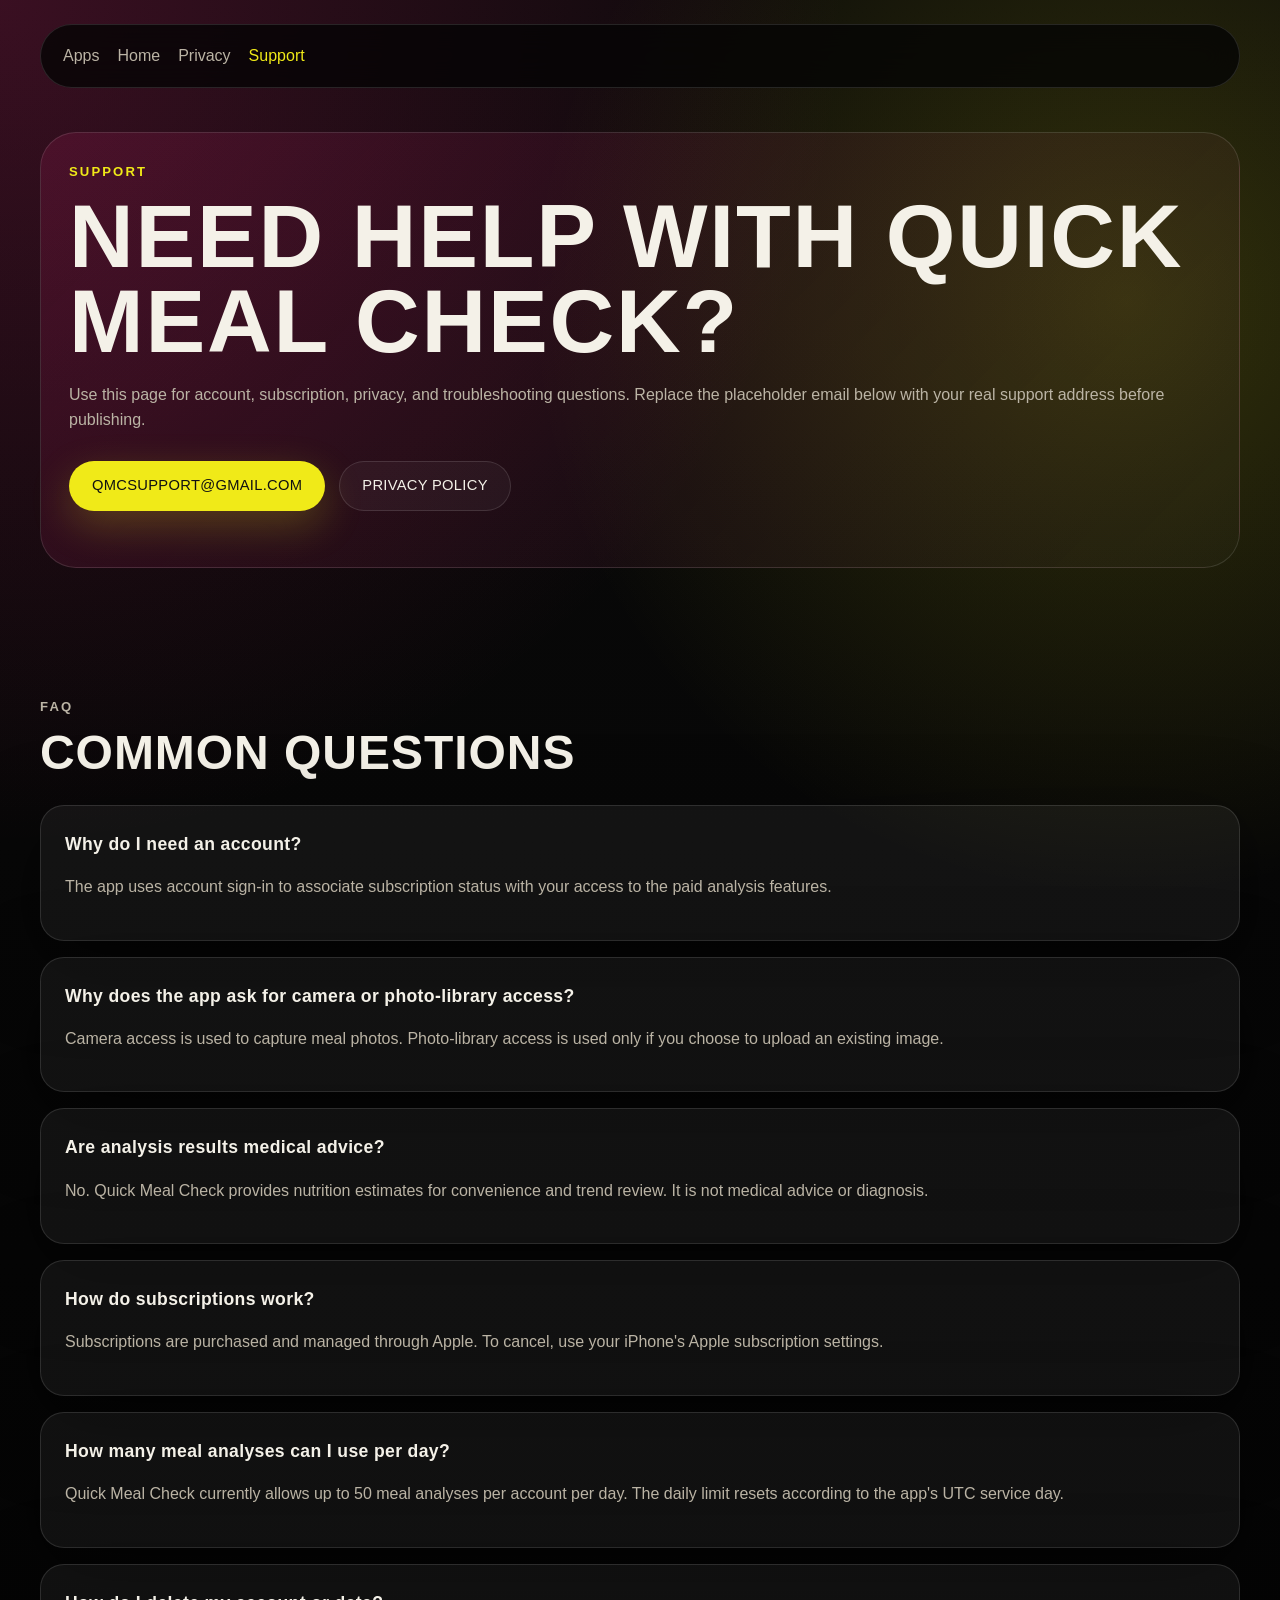
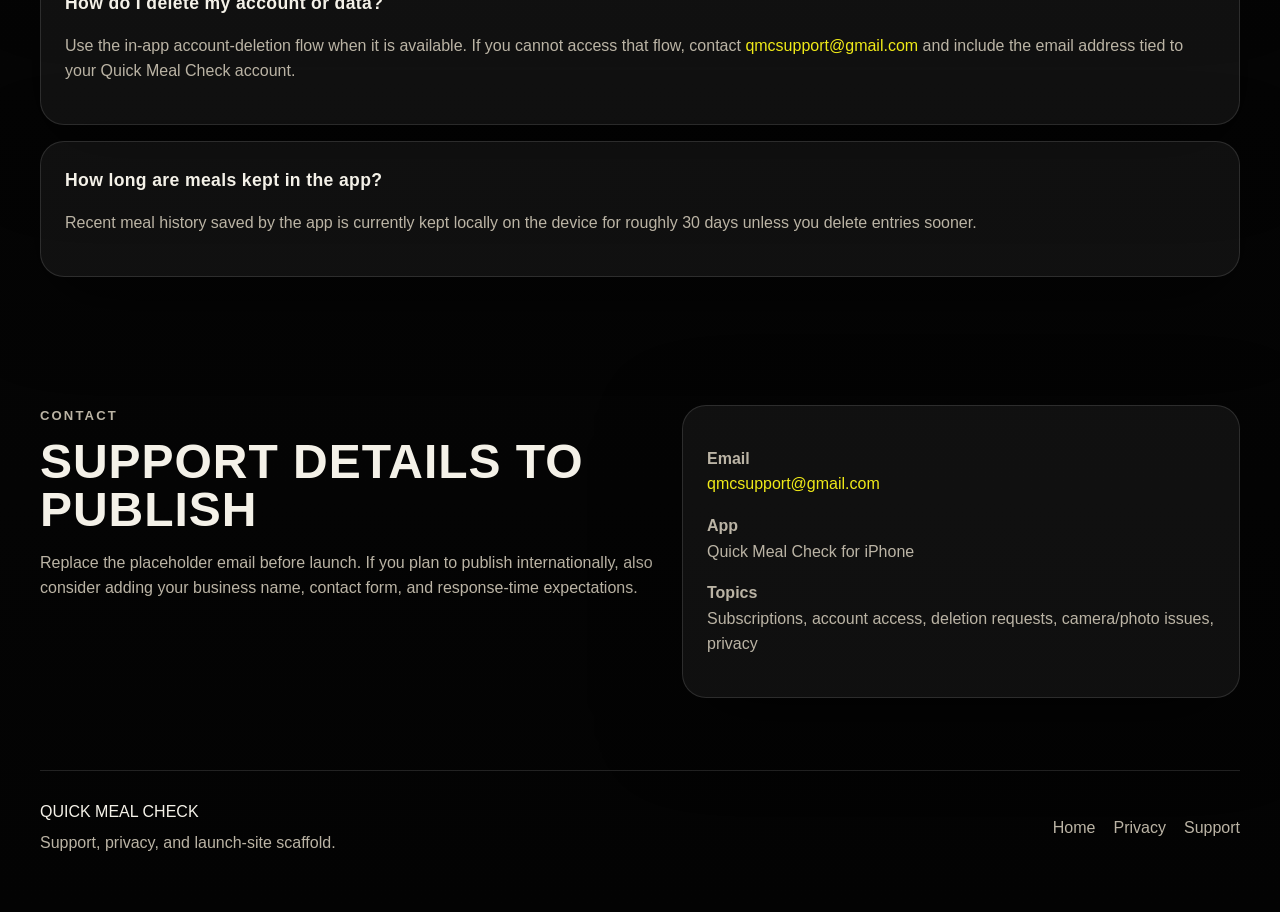
<file: apps/quickmealcheck/support.html>
<!DOCTYPE html>
<html lang="en">
<head>
    <meta charset="utf-8">
    <meta name="viewport" content="width=device-width, initial-scale=1">
    <title>Quick Meal Check Support</title>
    <meta name="description" content="Support and FAQ for Quick Meal Check.">
    <link rel="stylesheet" href="../../styles/global.css">
</head>
<body>
    
    <div class="site-shell">
        <header class="site-header">
            
            <nav class="site-nav" aria-label="Primary">
                <a href="../../index.html">Apps</a>
                <a href="index.html">Home</a>
                <a href="privacy.html">Privacy</a>
                <a href="support.html" aria-current="page">Support</a>
            </nav>
        </header>

        <main class="support-layout">
            <section class="support-hero">
                <p class="eyebrow">Support</p>
                <h1>Need help with Quick Meal Check?</h1>
                <p class="lede">
                    Use this page for account, subscription, privacy, and troubleshooting questions.
                    Replace the placeholder email below with your real support address before publishing.
                </p>
                <div class="support-actions">
                    <a class="button button-primary" href="mailto:qmcsupport@gmail.com">qmcsupport@gmail.com</a>
                    <a class="button button-secondary" href="privacy.html">Privacy Policy</a>
                </div>
            </section>

            <section class="section">
                <div class="section-heading">
                    <p class="eyebrow">FAQ</p>
                    <h2>Common questions</h2>
                </div>

                <div class="faq-list">
                    <article class="faq-item">
                        <h3>Why do I need an account?</h3>
                        <p>
                            The app uses account sign-in to associate subscription status with your access to the paid analysis features.
                        </p>
                    </article>
                    <article class="faq-item">
                        <h3>Why does the app ask for camera or photo-library access?</h3>
                        <p>
                            Camera access is used to capture meal photos. Photo-library access is used only if you choose to upload an existing image.
                        </p>
                    </article>
                    <article class="faq-item">
                        <h3>Are analysis results medical advice?</h3>
                        <p>
                            No. Quick Meal Check provides nutrition estimates for convenience and trend review. It is not medical advice or diagnosis.
                        </p>
                    </article>
                    <article class="faq-item">
                        <h3>How do subscriptions work?</h3>
                        <p>
                            Subscriptions are purchased and managed through Apple. To cancel, use your iPhone's Apple subscription settings.
                        </p>
                    </article>
                    <article class="faq-item">
                        <h3>How many meal analyses can I use per day?</h3>
                        <p>
                            Quick Meal Check currently allows up to 50 meal analyses per account per day. The daily limit resets
                            according to the app's UTC service day.
                        </p>
                    </article>
                    <article class="faq-item">
                        <h3>How do I delete my account or data?</h3>
                        <p>
                            Use the in-app account-deletion flow when it is available. If you cannot access that flow, contact
                            <a href="mailto:qmcsupport@gmail.com">qmcsupport@gmail.com</a> and include the email
                            address tied to your Quick Meal Check account.
                        </p>
                    </article>
                    <article class="faq-item">
                        <h3>How long are meals kept in the app?</h3>
                        <p>
                            Recent meal history saved by the app is currently kept locally on the device for roughly 30 days unless you delete entries sooner.
                        </p>
                    </article>
                </div>
            </section>

            <section class="section section-split">
                <div>
                    <p class="eyebrow">Contact</p>
                    <h2>Support details to publish</h2>
                    <p>
                        Replace the placeholder email before launch. If you plan to publish internationally, also consider adding
                        your business name, contact form, and response-time expectations.
                    </p>
                </div>
                <div class="contact-card">
                    <p><strong>Email</strong><br><a href="mailto:qmcsupport@gmail.com">qmcsupport@gmail.com</a></p>
                    <p><strong>App</strong><br>Quick Meal Check for iPhone</p>
                    <p><strong>Topics</strong><br>Subscriptions, account access, deletion requests, camera/photo issues, privacy</p>
                </div>
            </section>
        </main>

        <footer class="site-footer">
            <div>
                <p class="footer-title">Quick Meal Check</p>
                <p class="footer-copy">Support, privacy, and launch-site scaffold.</p>
            </div>
            <div class="footer-links">
                <a href="index.html">Home</a>
                <a href="privacy.html">Privacy</a>
                <a href="support.html">Support</a>
            </div>
        </footer>
    </div>
</body>
</html>
</file>
<file: styles/global.css>
:root {
    --bg: #050505;
    --bg-elevated: #0f0f10;
    --panel: rgba(255, 255, 255, 0.05);
    --text: #f4f1e8;
    --muted: #bbb4a5;
    --line: rgba(255, 255, 255, 0.12);
    --accent: #f0ea18;
    --accent-soft: rgba(240, 234, 24, 0.18);
    --pink: #e8267a;
    --shadow: 0 24px 80px rgba(0, 0, 0, 0.5);
    --radius-xl: 36px;
    --radius-lg: 24px;
    --max-width: 1200px;
}

*,
*::before,
*::after {
    box-sizing: border-box;
}

html {
    scroll-behavior: smooth;
}

body {
    margin: 0;
    min-width: 320px;
    color: var(--text);
    background:
        radial-gradient(circle at top left, rgba(232, 38, 122, 0.22), transparent 30%),
        radial-gradient(circle at 88% 12%, rgba(240, 234, 24, 0.18), transparent 24%),
        linear-gradient(180deg, #090909 0%, #030303 100%);
    font: 400 16px/1.6 "Avenir Next", "Segoe UI", sans-serif;
}

img {
    display: block;
    max-width: 100%;
}

a {
    color: inherit;
    text-decoration: none;
}

code {
    font-size: 0.92em;
}

.site-shell {
    width: min(calc(100% - 32px), var(--max-width));
    margin: 0 auto;
    padding: 24px 0 56px;
}

.site-shell-legal {
    width: min(calc(100% - 32px), 1320px);
}

.site-header,
.site-footer {
    display: flex;
    align-items: center;
    justify-content: space-between;
    gap: 20px;
}

.site-header {
    position: sticky;
    top: 0;
    z-index: 10;
    margin-bottom: 44px;
    padding: 18px 22px;
    border: 1px solid var(--line);
    border-radius: 999px;
    background: rgba(5, 5, 5, 0.78);
    backdrop-filter: blur(16px);
}

.wordmark,
h1,
h2,
h3,
.button {
    font-family: "Arial Black", "Avenir Next Condensed", "Franklin Gothic Heavy", sans-serif;
    letter-spacing: 0.02em;
}

.wordmark {
    font-size: 1rem;
    text-transform: uppercase;
}

.site-nav,
.footer-links {
    display: flex;
    flex-wrap: wrap;
    gap: 18px;
    color: var(--muted);
}

.site-nav {
    justify-content: flex-end;
}

.site-nav a:hover,
.site-nav a[aria-current="page"],
.footer-links a:hover,
.link-tile:hover {
    color: var(--accent);
}

.hero {
    display: grid;
    grid-template-columns: minmax(0, 1.1fr) minmax(320px, 0.9fr);
    gap: 48px;
    align-items: center;
    margin-bottom: 32px;
    padding: 28px;
    border: 1px solid var(--line);
    border-radius: var(--radius-xl);
    background:
        linear-gradient(135deg, rgba(255, 255, 255, 0.03), rgba(255, 255, 255, 0.01)),
        rgba(7, 7, 8, 0.88);
    box-shadow: var(--shadow);
}

.hero-compact {
    align-items: stretch;
}

.hero-copy h1,
.legal-sidebar h1,
.support-hero h1 {
    margin: 0 0 18px;
    font-size: clamp(2.8rem, 7vw, 5.6rem);
    line-height: 0.95;
    text-transform: uppercase;
}

.eyebrow,
.feature-kicker,
.callout-label,
.legal-meta {
    margin: 0 0 12px;
    font-size: 0.82rem;
    font-weight: 700;
    letter-spacing: 0.16em;
    text-transform: uppercase;
    color: var(--accent);
}

.lede,
.hero-copy p,
.section p,
.legal-content p,
.faq-item p,
.contact-card p,
.app-card p,
.hero-panel p {
    color: var(--muted);
}

.hero-actions,
.support-actions,
.card-actions {
    display: flex;
    flex-wrap: wrap;
    gap: 14px;
    margin: 28px 0;
}

.button {
    display: inline-flex;
    align-items: center;
    justify-content: center;
    min-height: 50px;
    padding: 0 22px;
    border-radius: 999px;
    border: 1px solid transparent;
    text-transform: uppercase;
    font-size: 0.92rem;
}

.button-primary {
    color: #111;
    background: var(--accent);
    box-shadow: 0 14px 40px rgba(240, 234, 24, 0.22);
}

.button-primary:hover {
    background: #fff56a;
}

.button-secondary {
    border-color: var(--line);
    background: rgba(255, 255, 255, 0.04);
}

.button-secondary:hover {
    border-color: var(--accent-soft);
    background: rgba(255, 255, 255, 0.08);
}

.hero-notes,
.legal-content ul {
    padding-left: 20px;
}

.hero-notes li,
.legal-content li {
    margin-bottom: 8px;
    color: var(--muted);
}

.hero-visual {
    position: relative;
}

.hero-panel,
.phone-frame,
.gallery-card,
.contact-card,
.feature-card,
.faq-item,
.link-tile,
.app-card {
    border: 1px solid var(--line);
    background: var(--panel);
    box-shadow: var(--shadow);
}

.hero-panel,
.feature-card,
.faq-item,
.contact-card,
.link-tile,
.app-card {
    border-radius: var(--radius-lg);
    padding: 24px;
}

.phone-frame {
    overflow: hidden;
    border-radius: 42px;
}

.phone-frame img {
    width: 100%;
    aspect-ratio: 9 / 16;
    object-fit: cover;
}

.callout-card {
    position: absolute;
    right: -18px;
    bottom: 18px;
    width: min(320px, 72%);
    padding: 20px;
    border: 1px solid rgba(240, 234, 24, 0.28);
    border-radius: var(--radius-lg);
    background: rgba(0, 0, 0, 0.82);
}

.callout-text {
    margin: 0;
    color: var(--text);
}

.feature-strip,
.card-grid,
.gallery-grid,
.section-split,
.support-layout,
.app-directory,
.app-card {
    display: grid;
}

.feature-strip {
    grid-template-columns: repeat(3, minmax(0, 1fr));
    gap: 16px;
    margin: 28px 0 64px;
}

.feature-strip article {
    padding: 22px;
    border: 1px solid var(--line);
    border-radius: var(--radius-lg);
    background: rgba(255, 255, 255, 0.03);
}

.feature-strip h2 {
    margin: 0;
    font-size: 1.2rem;
    line-height: 1.15;
}

.section {
    margin-top: 72px;
}

.section-heading {
    max-width: 760px;
    margin-bottom: 28px;
}

.section-heading h2,
.section-split h2,
.disclaimer-section h2,
.faq-item h3,
.contact-card strong,
.app-card h3 {
    margin: 0 0 12px;
}

.section-heading h2,
.section-split h2,
.disclaimer-section h2 {
    font-size: clamp(2rem, 4vw, 3rem);
    text-transform: uppercase;
    line-height: 1;
}

.card-grid {
    grid-template-columns: repeat(3, minmax(0, 1fr));
    gap: 18px;
}

.feature-card h3,
.faq-item h3 {
    margin-top: 0;
    font-size: 1.1rem;
}

.gallery-grid {
    grid-template-columns: repeat(12, minmax(0, 1fr));
    gap: 18px;
}

.gallery-card {
    overflow: hidden;
    border-radius: var(--radius-lg);
}

.gallery-card img {
    width: 100%;
    height: 100%;
    object-fit: cover;
}

.gallery-card figcaption {
    padding: 16px 18px 18px;
    color: var(--muted);
}

.gallery-card-tall {
    grid-column: span 4;
}

.gallery-card-wide {
    grid-column: span 8;
}

.gallery-card-wide img {
    aspect-ratio: 16 / 9;
}

.gallery-card-tall img {
    aspect-ratio: 4 / 5;
}

.section-split {
    grid-template-columns: minmax(0, 1fr) minmax(320px, 0.9fr);
    gap: 22px;
    align-items: start;
}

.stacked-links {
    display: grid;
    gap: 16px;
}

.link-tile {
    display: block;
}

.link-tile-static {
    cursor: default;
}

.link-tile-label {
    display: block;
    margin-bottom: 8px;
    font-family: "Arial Black", "Avenir Next Condensed", "Franklin Gothic Heavy", sans-serif;
    text-transform: uppercase;
}

.link-tile-text {
    color: var(--muted);
}

.disclaimer-section {
    padding: 32px;
    border: 1px solid rgba(240, 234, 24, 0.22);
    border-radius: var(--radius-xl);
    background: linear-gradient(135deg, rgba(240, 234, 24, 0.09), rgba(255, 255, 255, 0.03));
}

.app-directory {
    gap: 18px;
}

.app-card {
    grid-template-columns: minmax(0, 1.15fr) minmax(260px, 0.85fr);
    gap: 28px;
    align-items: center;
}

.app-card-copy p {
    margin-top: 0;
}

.app-card-featured {
    background:
        linear-gradient(135deg, rgba(232, 38, 122, 0.1), rgba(255, 255, 255, 0.02)),
        var(--panel);
}

.app-card-visual {
    display: flex;
    justify-content: center;
}

.app-card-visual .phone-frame {
    width: min(100%, 320px);
}

.site-footer {
    margin-top: 72px;
    padding-top: 28px;
    border-top: 1px solid var(--line);
}

.footer-title {
    margin: 0 0 6px;
    font-family: "Arial Black", "Avenir Next Condensed", "Franklin Gothic Heavy", sans-serif;
    text-transform: uppercase;
}

.footer-copy {
    margin: 0;
    color: var(--muted);
}

.legal-layout {
    display: grid;
    grid-template-columns: minmax(260px, 0.9fr) minmax(0, 1.5fr);
    gap: 42px;
}

.legal-sidebar {
    position: sticky;
    top: 112px;
    align-self: start;
}

.legal-content section {
    margin-bottom: 42px;
    padding-bottom: 34px;
    border-bottom: 1px solid var(--line);
}

.legal-content h2 {
    margin-top: 0;
    margin-bottom: 14px;
    font-size: 1.5rem;
    text-transform: uppercase;
}

.legal-content h3 {
    margin-bottom: 8px;
    font-size: 1rem;
    text-transform: uppercase;
}

.legal-content a,
.faq-item a,
.contact-card a {
    color: var(--accent);
}

.support-layout {
    gap: 56px;
}

/* Welcome page */
.welcome-hero {
    display: grid;
    grid-template-columns: auto 1fr;
    gap: 48px;
    align-items: center;
    padding: 48px 0 64px;
}

.welcome-text {
    max-width: 560px;
}

.welcome-body {
    font-size: 1.2rem;
    line-height: 1.7;
    color: var(--muted);
    margin: 0 0 28px;
}

.welcome-sign {
    font-size: 1.1rem;
    color: var(--muted);
    margin: 0;
    line-height: 1.4;
}

.welcome-sign em {
    font-style: normal;
    font-size: 2rem;
    color: var(--text);
    display: block;
    margin-top: 2px;
}

.author-photo-wrap {
    margin: 0;
    flex-shrink: 0;
}

.author-photo {
    width: 300px;
    border-radius: var(--radius-xl);
    border: 1px solid var(--line);
    display: block;
}

.app-list {
    border: 1px solid var(--line);
    border-radius: var(--radius-lg);
    overflow: hidden;
}

.app-list-item {
    display: flex;
    align-items: center;
    gap: 16px;
    padding: 24px 28px;
    background: var(--panel);
    transition: background 0.15s;
}

.app-list-item:hover {
    background: rgba(255, 255, 255, 0.08);
    color: var(--text);
}

.app-list-name {
    display: block;
    font-family: "Arial Black", "Avenir Next Condensed", "Franklin Gothic Heavy", sans-serif;
    text-transform: uppercase;
    margin-bottom: 4px;
}

.app-list-tagline {
    color: var(--muted);
    margin: 0;
    font-size: 0.95rem;
}

.app-list-arrow {
    margin-left: auto;
    font-size: 1.4rem;
    color: var(--accent);
    flex-shrink: 0;
}

/* QMC screenshots grid */
.screenshots-grid {
    display: grid;
    grid-template-columns: repeat(5, minmax(0, 1fr));
    gap: 18px;
    align-items: start;
}

.screenshot-card {
    margin: 0;
}

.screenshot-img-wrap {
    overflow: hidden;
    border-radius: 32px;
    border: 1px solid var(--line);
    box-shadow: var(--shadow);
}

.screenshot-img-wrap img {
    width: 100%;
    aspect-ratio: 9 / 16;
    object-fit: cover;
    display: block;
}

.screenshot-card figcaption {
    padding: 12px 4px 0;
    font-size: 0.78rem;
    font-weight: 700;
    letter-spacing: 0.1em;
    text-align: center;
    color: var(--muted);
    text-transform: uppercase;
}

.support-hero {
    padding: 28px;
    border: 1px solid var(--line);
    border-radius: var(--radius-xl);
    background: linear-gradient(135deg, rgba(232, 38, 122, 0.14), rgba(255, 255, 255, 0.02));
}

.faq-list {
    display: grid;
    gap: 16px;
}

@media (max-width: 1080px) {
    .hero,
    .section-split,
    .legal-layout,
    .app-card {
        grid-template-columns: 1fr;
    }

    .feature-strip,
    .card-grid {
        grid-template-columns: repeat(2, minmax(0, 1fr));
    }

    .gallery-card-tall {
        grid-column: span 6;
    }

    .gallery-card-wide {
        grid-column: span 12;
    }

    .legal-sidebar {
        position: static;
    }

    .screenshots-grid {
        grid-template-columns: repeat(3, minmax(0, 1fr));
    }
}

@media (max-width: 720px) {
    .site-shell,
    .site-shell-legal {
        width: min(calc(100% - 20px), var(--max-width));
        padding-top: 16px;
    }

    .site-header,
    .site-footer {
        flex-direction: column;
        align-items: flex-start;
    }

    .hero,
    .support-hero,
    .disclaimer-section,
    .hero-panel,
    .app-card {
        padding: 22px;
    }

    .hero-copy h1,
    .legal-sidebar h1,
    .support-hero h1 {
        font-size: clamp(2.4rem, 14vw, 4rem);
    }

    .feature-strip,
    .card-grid {
        grid-template-columns: 1fr;
    }

    .gallery-card-tall,
    .gallery-card-wide {
        grid-column: span 12;
    }

    .callout-card {
        position: static;
        width: auto;
        margin-top: 18px;
    }

    .welcome-hero {
        grid-template-columns: 1fr;
        padding: 32px 0 48px;
        gap: 32px;
    }

    .author-photo {
        width: 100%;
        max-width: 320px;
    }

    .screenshots-grid {
        grid-template-columns: repeat(2, minmax(0, 1fr));
    }
}
</file>
<file: styles.css>
:root {
    --bg: #050505;
    --bg-elevated: #0f0f10;
    --panel: rgba(255, 255, 255, 0.05);
    --panel-strong: rgba(255, 255, 255, 0.1);
    --text: #f4f1e8;
    --muted: #bbb4a5;
    --line: rgba(255, 255, 255, 0.12);
    --accent: #f0ea18;
    --accent-deep: #c8b800;
    --accent-soft: rgba(240, 234, 24, 0.18);
    --pink: #e8267a;
    --shadow: 0 24px 80px rgba(0, 0, 0, 0.5);
    --radius-xl: 36px;
    --radius-lg: 24px;
    --radius-md: 18px;
    --max-width: 1200px;
}

*,
*::before,
*::after {
    box-sizing: border-box;
}

html {
    scroll-behavior: smooth;
}

body {
    margin: 0;
    min-width: 320px;
    color: var(--text);
    background:
        radial-gradient(circle at top left, rgba(232, 38, 122, 0.22), transparent 30%),
        radial-gradient(circle at 88% 12%, rgba(240, 234, 24, 0.18), transparent 24%),
        linear-gradient(180deg, #090909 0%, #030303 100%);
    font: 400 16px/1.6 "Avenir Next", "Segoe UI", sans-serif;
}

img {
    display: block;
    max-width: 100%;
}

a {
    color: inherit;
    text-decoration: none;
}

.site-shell {
    width: min(calc(100% - 32px), var(--max-width));
    margin: 0 auto;
    padding: 24px 0 56px;
}

.site-header,
.site-footer {
    display: flex;
    align-items: center;
    justify-content: space-between;
    gap: 20px;
}

.site-header {
    position: sticky;
    top: 0;
    z-index: 10;
    margin-bottom: 44px;
    padding: 18px 22px;
    border: 1px solid var(--line);
    border-radius: 999px;
    background: rgba(5, 5, 5, 0.78);
    backdrop-filter: blur(16px);
}

.wordmark,
h1,
h2,
h3,
.button {
    font-family: "Arial Black", "Avenir Next Condensed", "Franklin Gothic Heavy", sans-serif;
    letter-spacing: 0.02em;
}

.wordmark {
    font-size: 1rem;
    text-transform: uppercase;
}

.site-nav {
    display: flex;
    flex-wrap: wrap;
    justify-content: flex-end;
    gap: 18px;
    color: var(--muted);
}

.site-nav a:hover,
.footer-links a:hover,
.link-tile:hover {
    color: var(--accent);
}

.hero {
    display: grid;
    grid-template-columns: minmax(0, 1.1fr) minmax(320px, 0.9fr);
    gap: 48px;
    align-items: center;
    margin-bottom: 32px;
    padding: 28px;
    border: 1px solid var(--line);
    border-radius: var(--radius-xl);
    background:
        linear-gradient(135deg, rgba(255, 255, 255, 0.03), rgba(255, 255, 255, 0.01)),
        rgba(7, 7, 8, 0.88);
    box-shadow: var(--shadow);
}

.hero-copy h1,
.legal-sidebar h1,
.support-hero h1 {
    margin: 0 0 18px;
    font-size: clamp(2.8rem, 7vw, 5.6rem);
    line-height: 0.95;
    text-transform: uppercase;
}

.eyebrow,
.feature-kicker,
.callout-label,
.legal-meta {
    margin: 0 0 12px;
    font-size: 0.82rem;
    font-weight: 700;
    letter-spacing: 0.16em;
    text-transform: uppercase;
    color: var(--accent);
}

.lede,
.hero-copy p,
.section p,
.legal-content p,
.faq-item p,
.contact-card p {
    color: var(--muted);
}

.hero-actions,
.support-actions {
    display: flex;
    flex-wrap: wrap;
    gap: 14px;
    margin: 28px 0;
}

.button {
    display: inline-flex;
    align-items: center;
    justify-content: center;
    min-height: 50px;
    padding: 0 22px;
    border-radius: 999px;
    border: 1px solid transparent;
    text-transform: uppercase;
    font-size: 0.92rem;
}

.button-primary {
    color: #111;
    background: var(--accent);
    box-shadow: 0 14px 40px rgba(240, 234, 24, 0.22);
}

.button-primary:hover {
    background: #fff56a;
}

.button-secondary {
    border-color: var(--line);
    background: rgba(255, 255, 255, 0.04);
}

.button-secondary:hover {
    border-color: var(--accent-soft);
    background: rgba(255, 255, 255, 0.08);
}

.hero-notes,
.legal-content ul {
    padding-left: 20px;
}

.hero-notes li,
.legal-content li {
    margin-bottom: 8px;
    color: var(--muted);
}

.hero-visual {
    position: relative;
}

.phone-frame,
.gallery-card,
.contact-card,
.feature-card,
.faq-item,
.link-tile {
    border: 1px solid var(--line);
    background: var(--panel);
    box-shadow: var(--shadow);
}

.phone-frame {
    overflow: hidden;
    border-radius: 42px;
}

.phone-frame img {
    width: 100%;
    aspect-ratio: 9 / 16;
    object-fit: cover;
}

.callout-card {
    position: absolute;
    right: -18px;
    bottom: 18px;
    width: min(320px, 72%);
    padding: 20px;
    border: 1px solid rgba(240, 234, 24, 0.28);
    border-radius: var(--radius-lg);
    background: rgba(0, 0, 0, 0.82);
}

.callout-text {
    margin: 0;
    color: var(--text);
}

.feature-strip,
.card-grid,
.gallery-grid,
.section-split,
.support-layout {
    display: grid;
}

.feature-strip {
    grid-template-columns: repeat(3, minmax(0, 1fr));
    gap: 16px;
    margin: 28px 0 64px;
}

.feature-strip article {
    padding: 22px;
    border: 1px solid var(--line);
    border-radius: var(--radius-lg);
    background: rgba(255, 255, 255, 0.03);
}

.feature-strip h2 {
    margin: 0;
    font-size: 1.2rem;
    line-height: 1.15;
}

.section {
    margin-top: 72px;
}

.section-heading {
    max-width: 760px;
    margin-bottom: 28px;
}

.section-heading h2,
.section-split h2,
.disclaimer-section h2,
.faq-item h3,
.contact-card strong {
    margin: 0 0 12px;
}

.section-heading h2,
.section-split h2,
.disclaimer-section h2 {
    font-size: clamp(2rem, 4vw, 3rem);
    text-transform: uppercase;
    line-height: 1;
}

.card-grid {
    grid-template-columns: repeat(3, minmax(0, 1fr));
    gap: 18px;
}

.feature-card,
.faq-item,
.contact-card,
.link-tile {
    border-radius: var(--radius-lg);
    padding: 24px;
}

.feature-card h3,
.faq-item h3 {
    margin-top: 0;
    font-size: 1.1rem;
}

.gallery-grid {
    grid-template-columns: repeat(12, minmax(0, 1fr));
    gap: 18px;
}

.gallery-card {
    overflow: hidden;
    border-radius: var(--radius-lg);
}

.gallery-card img {
    width: 100%;
    height: 100%;
    object-fit: cover;
}

.gallery-card figcaption {
    padding: 16px 18px 18px;
    color: var(--muted);
}

.gallery-card-tall {
    grid-column: span 4;
}

.gallery-card-wide {
    grid-column: span 8;
}

.gallery-card-wide img {
    aspect-ratio: 16 / 9;
}

.gallery-card-tall img {
    aspect-ratio: 4 / 5;
}

.section-split {
    grid-template-columns: minmax(0, 1fr) minmax(320px, 0.9fr);
    gap: 22px;
    align-items: start;
}

.stacked-links {
    display: grid;
    gap: 16px;
}

.link-tile {
    display: block;
    border-radius: var(--radius-lg);
}

.link-tile-label {
    display: block;
    margin-bottom: 8px;
    font-family: "Arial Black", "Avenir Next Condensed", "Franklin Gothic Heavy", sans-serif;
    text-transform: uppercase;
}

.link-tile-text {
    color: var(--muted);
}

.disclaimer-section {
    padding: 32px;
    border: 1px solid rgba(240, 234, 24, 0.22);
    border-radius: var(--radius-xl);
    background: linear-gradient(135deg, rgba(240, 234, 24, 0.09), rgba(255, 255, 255, 0.03));
}

.site-footer {
    margin-top: 72px;
    padding-top: 28px;
    border-top: 1px solid var(--line);
}

.footer-title {
    margin: 0 0 6px;
    font-family: "Arial Black", "Avenir Next Condensed", "Franklin Gothic Heavy", sans-serif;
    text-transform: uppercase;
}

.footer-copy {
    margin: 0;
    color: var(--muted);
}

.footer-links {
    display: flex;
    flex-wrap: wrap;
    gap: 18px;
    color: var(--muted);
}

.site-shell-legal {
    width: min(calc(100% - 32px), 1320px);
}

.legal-layout {
    display: grid;
    grid-template-columns: minmax(260px, 0.9fr) minmax(0, 1.5fr);
    gap: 42px;
}

.legal-sidebar {
    position: sticky;
    top: 112px;
    align-self: start;
}

.legal-content section {
    margin-bottom: 42px;
    padding-bottom: 34px;
    border-bottom: 1px solid var(--line);
}

.legal-content h2 {
    margin-top: 0;
    margin-bottom: 14px;
    font-size: 1.5rem;
    text-transform: uppercase;
}

.legal-content h3 {
    margin-bottom: 8px;
    font-size: 1rem;
    text-transform: uppercase;
}

.legal-content a,
.faq-item a,
.contact-card a {
    color: var(--accent);
}

.support-layout {
    gap: 56px;
}

.support-hero {
    padding: 28px;
    border: 1px solid var(--line);
    border-radius: var(--radius-xl);
    background: linear-gradient(135deg, rgba(232, 38, 122, 0.14), rgba(255, 255, 255, 0.02));
}

.faq-list {
    display: grid;
    gap: 16px;
}

@media (max-width: 1080px) {
    .hero,
    .section-split,
    .legal-layout {
        grid-template-columns: 1fr;
    }

    .feature-strip,
    .card-grid {
        grid-template-columns: repeat(2, minmax(0, 1fr));
    }

    .gallery-card-tall {
        grid-column: span 6;
    }

    .gallery-card-wide {
        grid-column: span 12;
    }

    .legal-sidebar {
        position: static;
    }
}

@media (max-width: 720px) {
    .site-shell {
        width: min(calc(100% - 20px), var(--max-width));
        padding-top: 16px;
    }

    .site-header,
    .site-footer {
        flex-direction: column;
        align-items: flex-start;
    }

    .hero,
    .support-hero,
    .disclaimer-section {
        padding: 22px;
    }

    .hero-copy h1,
    .legal-sidebar h1,
    .support-hero h1 {
        font-size: clamp(2.4rem, 14vw, 4rem);
    }

    .feature-strip,
    .card-grid {
        grid-template-columns: 1fr;
    }

    .gallery-card-tall,
    .gallery-card-wide {
        grid-column: span 12;
    }

    .callout-card {
        position: static;
        width: auto;
        margin-top: 18px;
    }
}
</file>
